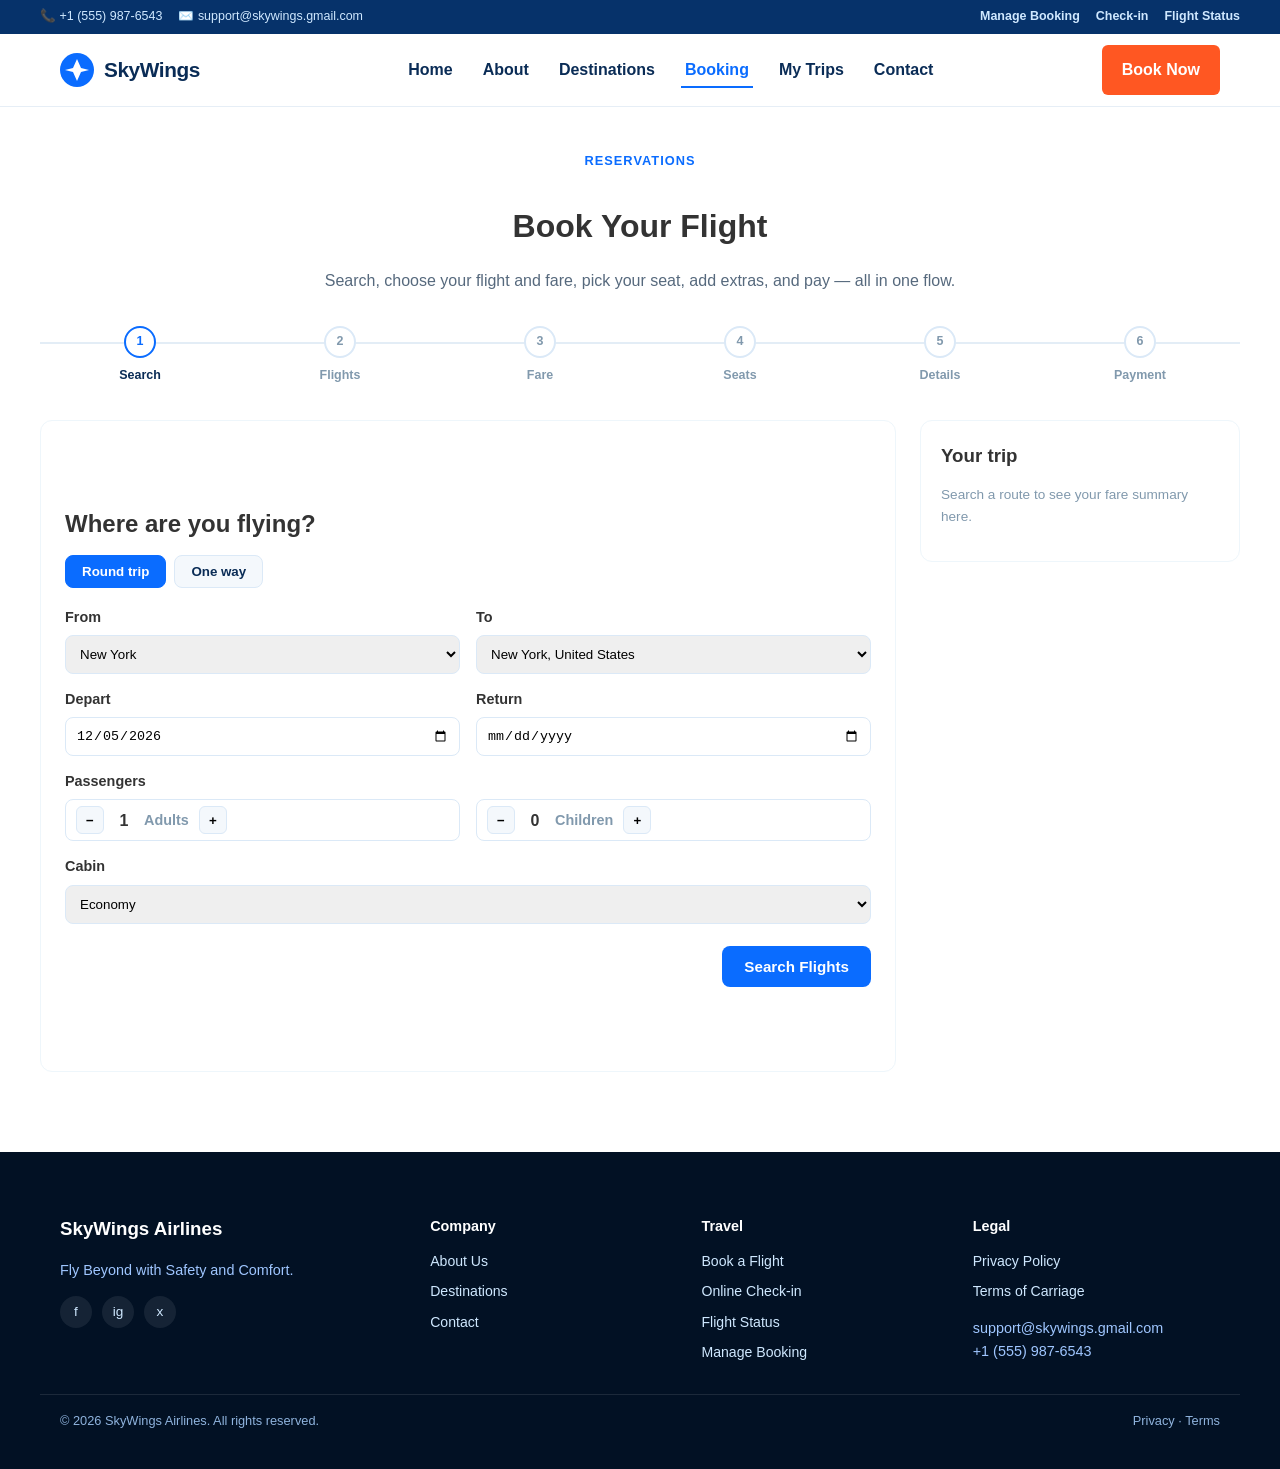
<file: booking.html>
<!DOCTYPE html>
<html lang="en">
<head>
    <meta charset="UTF-8">
    <meta name="viewport" content="width=device-width, initial-scale=1.0">
    <title>Booking — SkyWings Airlines</title>
    <link rel="stylesheet" href="css/style.css">
</head>
<body>
    <div class="topbar">
      <div class="container topbar-inner">
        <div class="topbar-contact">
          <span>&#128222; +1 (555) 987-6543</span>
          <span>&#9993;&#65039; support@skywings.gmail.com</span>
        </div>
        <div class="topbar-links">
          <a href="my-booking.html">Manage Booking</a>
          <a href="check-in.html">Check-in</a>
          <a href="flight-status.html">Flight Status</a>
        </div>
      </div>
    </div>
    <header class="site-header">
    <div class="container header-inner">
        <a class="logo" href="index.html">
            <svg class="logo-mark" width="34" height="34" viewBox="0 0 34 34" xmlns="http://www.w3.org/2000/svg" aria-hidden="true">
                <circle cx="17" cy="17" r="17" fill="#0a6cff"/>
                <path d="M17 6 L21 15 L29 17 L21 19 L17 28 L13 19 L5 17 L13 15 Z" fill="#fff"/>
            </svg>
            <span class="logo-word">SkyWings</span>
        </a>
        <nav class="navbar">
        <span class="menu-toggle" id="menu-toggle">☰</span>
        <ul class="nav-links" id="nav-links">
        <li><a href="index.html">Home</a></li>
        <li><a href="about.html">About</a></li>
        <li><a href="destinations.html">Destinations</a></li>
        <li><a href="booking.html" class="active">Booking</a></li>
        <li><a href="my-booking.html">My Trips</a></li>
        <li><a href="contact.html">Contact</a></li>
        </ul>
        </nav>
        <a class="cta" href="booking.html">Book Now</a>
    </div>
    </header>

    <main class="container" style="padding:40px 0;">
        <div class="section-head">
            <span class="eyebrow">Reservations</span>
            <h1 style="margin-bottom:6px;">Book Your Flight</h1>
            <p>Search, choose your flight and fare, pick your seat, add extras, and pay — all in one flow.</p>
        </div>

        <ol class="wizard-progress" id="wizard-progress">
            <li class="current" data-step="1">Search</li>
            <li data-step="2">Flights</li>
            <li data-step="3">Fare</li>
            <li data-step="4">Seats</li>
            <li data-step="5">Details</li>
            <li data-step="6">Payment</li>
        </ol>

        <div class="wizard-layout">
            <div class="wizard-panel">

                <!-- Step 1: Search -->
                <section class="wizard-step active" data-step="1">
                    <h2>Where are you flying?</h2>
                    <div class="trip-type">
                        <button type="button" class="active" data-trip="round">Round trip</button>
                        <button type="button" data-trip="oneway">One way</button>
                    </div>
                    <div class="form-grid">
                        <div>
                            <label for="from-city">From</label>
                            <select id="from-city"></select>
                        </div>
                        <div>
                            <label for="to-city">To</label>
                            <select id="to-city"></select>
                        </div>
                        <div>
                            <label for="depart-date">Depart</label>
                            <input type="date" id="depart-date">
                        </div>
                        <div id="return-date-wrap">
                            <label for="return-date">Return</label>
                            <input type="date" id="return-date">
                        </div>
                        <div>
                            <label>Passengers</label>
                            <div class="stepper-field">
                                <button type="button" data-adj="adults" data-dir="-1">−</button>
                                <span id="adults-count">1</span>
                                <span class="small" style="color:#8199ad;">Adults</span>
                                <button type="button" data-adj="adults" data-dir="1">+</button>
                            </div>
                        </div>
                        <div>
                            <label>&nbsp;</label>
                            <div class="stepper-field">
                                <button type="button" data-adj="children" data-dir="-1">−</button>
                                <span id="children-count">0</span>
                                <span class="small" style="color:#8199ad;">Children</span>
                                <button type="button" data-adj="children" data-dir="1">+</button>
                            </div>
                        </div>
                        <div class="full">
                            <label for="cabin-class">Cabin</label>
                            <select id="cabin-class">
                                <option value="economy">Economy</option>
                                <option value="premium">Premium Economy</option>
                                <option value="business">Business</option>
                            </select>
                        </div>
                    </div>
                    <p id="search-error" class="small" style="color:#e0473e;display:none;margin-top:10px;"></p>
                    <div class="wizard-actions">
                        <span></span>
                        <button class="btn btn-primary" id="to-step-2">Search Flights</button>
                    </div>
                </section>

                <!-- Step 2: Flight results -->
                <section class="wizard-step" data-step="2">
                    <h2>Choose your flight</h2>
                    <p class="small" style="color:#8199ad;" id="results-summary"></p>
                    <div id="flight-results"></div>
                    <div class="wizard-actions">
                        <button class="btn btn-ghost" data-back="1">Back</button>
                        <button class="btn btn-primary" id="to-step-3" disabled>Continue to Fare</button>
                    </div>
                </section>

                <!-- Step 3: Fare type -->
                <section class="wizard-step" data-step="3">
                    <h2>Choose your fare</h2>
                    <p class="small" style="color:#8199ad;">Prices shown are per passenger, applied to your selected flight.</p>
                    <div class="fare-grid" id="fare-grid"></div>
                    <div class="wizard-actions">
                        <button class="btn btn-ghost" data-back="2">Back</button>
                        <button class="btn btn-primary" id="to-step-4" disabled>Continue to Seats</button>
                    </div>
                </section>

                <!-- Step 4: Seats -->
                <section class="wizard-step" data-step="4">
                    <h2>Pick your seat<span id="seat-count-label"></span></h2>
                    <p class="small" style="color:#8199ad;">Select <strong id="seats-needed">1</strong> seat(s). Business and Premium rows cost extra.</p>
                    <div class="seat-map" id="seat-map"></div>
                    <div class="seat-legend">
                        <span><i class="legend-swatch" style="background:#eef2ff;border:1px solid #c7d8ff;"></i>Business (+$120)</span>
                        <span><i class="legend-swatch" style="background:#fff3ea;border:1px solid #ffcaa8;"></i>Premium (+$35)</span>
                        <span><i class="legend-swatch" style="background:#f4f8fc;border:1px solid #cfe0f0;"></i>Economy</span>
                        <span><i class="legend-swatch" style="background:#e3e8ee;"></i>Taken</span>
                        <span><i class="legend-swatch" style="background:#0a6cff;"></i>Selected</span>
                    </div>
                    <div class="wizard-actions">
                        <button class="btn btn-ghost" data-back="3">Back</button>
                        <button class="btn btn-primary" id="to-step-5" disabled>Continue to Details</button>
                    </div>
                </section>

                <!-- Step 5: Passenger details + extras -->
                <section class="wizard-step" data-step="5">
                    <h2>Passenger details</h2>
                    <p class="small" style="color:#8199ad;">Enter names exactly as shown on each passenger's ID or passport.</p>
                    <div class="passenger-form-list" id="passenger-form-list"></div>

                    <h3 style="margin-top:22px;">Contact details</h3>
                    <div class="form-grid">
                        <div>
                            <label for="pax-email">Email</label>
                            <input type="email" id="pax-email" placeholder="you@example.com">
                        </div>
                        <div>
                            <label for="pax-phone">Phone</label>
                            <input type="tel" id="pax-phone" placeholder="+1 555 000 0000">
                        </div>
                    </div>

                    <h3 style="margin-top:22px;">Add extras</h3>
                    <div class="extras-list">
                        <div class="extra-item">
                            <div><label><input type="checkbox" id="extra-bag"> Checked bag (23kg)</label><div class="extra-desc" id="bag-desc">Per passenger</div></div>
                            <div class="extra-price" id="bag-price">$40</div>
                        </div>
                        <div class="extra-item">
                            <div><label><input type="checkbox" id="extra-meal"> In-flight meal upgrade</label><div class="extra-desc">Per passenger</div></div>
                            <div class="extra-price">$15</div>
                        </div>
                        <div class="extra-item">
                            <div><label><input type="checkbox" id="extra-insurance"> Travel insurance</label><div class="extra-desc">Covers trip cancellation, delay & medical, per passenger</div></div>
                            <div class="extra-price">$25</div>
                        </div>
                    </div>
                    <p id="details-error" class="small" style="color:#e0473e;display:none;margin-top:10px;"></p>
                    <div class="wizard-actions">
                        <button class="btn btn-ghost" data-back="4">Back</button>
                        <button class="btn btn-primary" id="to-step-6">Continue to Payment</button>
                    </div>
                </section>

                <!-- Step 6: Payment -->
                <section class="wizard-step" data-step="6">
                    <div id="payment-content"></div>
                </section>

            </div>

            <aside class="summary-card">
                <h3>Your trip</h3>
                <div id="summary-body"><p class="summary-empty">Search a route to see your fare summary here.</p></div>
            </aside>
        </div>
    </main>

    <footer class="footer">
  <div class="container footer-grid">
    <div>
      <h3 style="color:#fff;">SkyWings Airlines</h3>
      <p class="small">Fly Beyond with Safety and Comfort.</p>
      <div class="footer-social">
        <a href="#" aria-label="Facebook">f</a>
        <a href="#" aria-label="Instagram">ig</a>
        <a href="#" aria-label="X">x</a>
      </div>
    </div>
    <div>
      <h4>Company</h4>
      <div class="footer-links">
        <a href="about.html">About Us</a>
        <a href="destinations.html">Destinations</a>
        <a href="contact.html">Contact</a>
      </div>
    </div>
    <div>
      <h4>Travel</h4>
      <div class="footer-links">
        <a href="booking.html">Book a Flight</a>
        <a href="check-in.html">Online Check-in</a>
        <a href="flight-status.html">Flight Status</a>
        <a href="my-booking.html">Manage Booking</a>
      </div>
    </div>
    <div>
      <h4>Legal</h4>
      <div class="footer-links">
        <a href="privacy.html">Privacy Policy</a>
        <a href="terms.html">Terms of Carriage</a>
      </div>
      <div class="small" style="margin-top:14px;">support@skywings.gmail.com<br>+1 (555) 987-6543</div>
    </div>
  </div>
  <div class="container footer-bottom">
    <span>&copy; 2026 SkyWings Airlines. All rights reserved.</span>
    <span><a href="privacy.html">Privacy</a> &middot; <a href="terms.html">Terms</a></span>
  </div>
</footer>

<script src="js/routes-data.js"></script>
<script src="js/main.js"></script>
<script src="js/booking.js"></script>
</body>
</html>
</file>
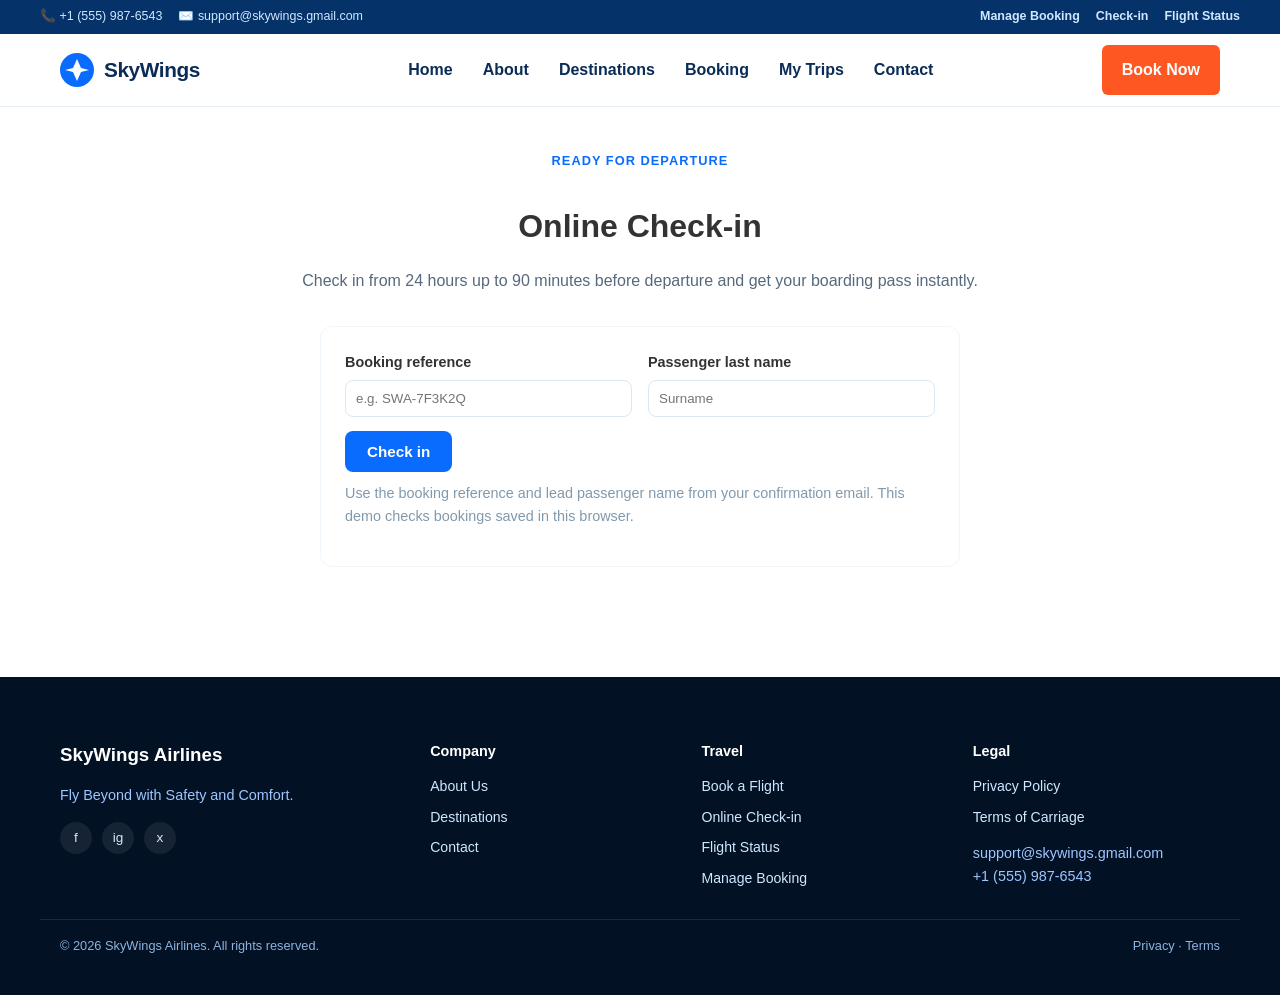
<file: check-in.html>
<!DOCTYPE html>
<html lang="en">
<head>
    <meta charset="UTF-8">
    <meta name="viewport" content="width=device-width, initial-scale=1.0">
    <title>Check-in — SkyWings Airlines</title>
    <link rel="stylesheet" href="css/style.css">
</head>
<body>
    <div class="topbar">
      <div class="container topbar-inner">
        <div class="topbar-contact">
          <span>&#128222; +1 (555) 987-6543</span>
          <span>&#9993;&#65039; support@skywings.gmail.com</span>
        </div>
        <div class="topbar-links">
          <a href="my-booking.html">Manage Booking</a>
          <a href="check-in.html">Check-in</a>
          <a href="flight-status.html">Flight Status</a>
        </div>
      </div>
    </div>
    <header class="site-header">
    <div class="container header-inner">
        <a class="logo" href="index.html">
            <svg class="logo-mark" width="34" height="34" viewBox="0 0 34 34" xmlns="http://www.w3.org/2000/svg" aria-hidden="true">
                <circle cx="17" cy="17" r="17" fill="#0a6cff"/>
                <path d="M17 6 L21 15 L29 17 L21 19 L17 28 L13 19 L5 17 L13 15 Z" fill="#fff"/>
            </svg>
            <span class="logo-word">SkyWings</span>
        </a>
        <nav class="navbar">
        <span class="menu-toggle" id="menu-toggle">☰</span>
        <ul class="nav-links" id="nav-links">
        <li><a href="index.html">Home</a></li>
        <li><a href="about.html">About</a></li>
        <li><a href="destinations.html">Destinations</a></li>
        <li><a href="booking.html">Booking</a></li>
        <li><a href="my-booking.html">My Trips</a></li>
        <li><a href="contact.html">Contact</a></li>
        </ul>
        </nav>
        <a class="cta" href="booking.html">Book Now</a>
    </div>
    </header>

    <main class="container" style="padding:40px 0;">
        <div class="section-head">
            <span class="eyebrow">Ready for departure</span>
            <h1 style="margin-bottom:6px;">Online Check-in</h1>
            <p>Check in from 24 hours up to 90 minutes before departure and get your boarding pass instantly.</p>
        </div>

        <div class="wizard-panel" style="max-width:640px;margin:0 auto 30px;">
            <form id="checkin-form" class="form-grid">
                <div>
                    <label for="ci-ref">Booking reference</label>
                    <input id="ci-ref" placeholder="e.g. SWA-7F3K2Q" required>
                </div>
                <div>
                    <label for="ci-lastname">Passenger last name</label>
                    <input id="ci-lastname" placeholder="Surname" required>
                </div>
                <div class="full">
                    <button type="submit" class="btn btn-primary">Check in</button>
                </div>
            </form>
            <p id="checkin-error" class="small" style="color:#e0473e;display:none;margin-top:10px;"></p>
            <p class="small" style="color:#8199ad;margin-top:10px;">Use the booking reference and lead passenger name from your confirmation email. This demo checks bookings saved in this browser.</p>
        </div>

        <div id="boarding-pass-result"></div>
    </main>

<footer class="footer">
  <div class="container footer-grid">
    <div>
      <h3 style="color:#fff;">SkyWings Airlines</h3>
      <p class="small">Fly Beyond with Safety and Comfort.</p>
      <div class="footer-social">
        <a href="#" aria-label="Facebook">f</a>
        <a href="#" aria-label="Instagram">ig</a>
        <a href="#" aria-label="X">x</a>
      </div>
    </div>
    <div>
      <h4>Company</h4>
      <div class="footer-links">
        <a href="about.html">About Us</a>
        <a href="destinations.html">Destinations</a>
        <a href="contact.html">Contact</a>
      </div>
    </div>
    <div>
      <h4>Travel</h4>
      <div class="footer-links">
        <a href="booking.html">Book a Flight</a>
        <a href="check-in.html">Online Check-in</a>
        <a href="flight-status.html">Flight Status</a>
        <a href="my-booking.html">Manage Booking</a>
      </div>
    </div>
    <div>
      <h4>Legal</h4>
      <div class="footer-links">
        <a href="privacy.html">Privacy Policy</a>
        <a href="terms.html">Terms of Carriage</a>
      </div>
      <div class="small" style="margin-top:14px;">support@skywings.gmail.com<br>+1 (555) 987-6543</div>
    </div>
  </div>
  <div class="container footer-bottom">
    <span>&copy; 2026 SkyWings Airlines. All rights reserved.</span>
    <span><a href="privacy.html">Privacy</a> &middot; <a href="terms.html">Terms</a></span>
  </div>
</footer>
<script src="js/routes-data.js"></script>
<script src="js/main.js"></script>
<script src="js/check-in.js"></script>
</body>
</html>
</file>
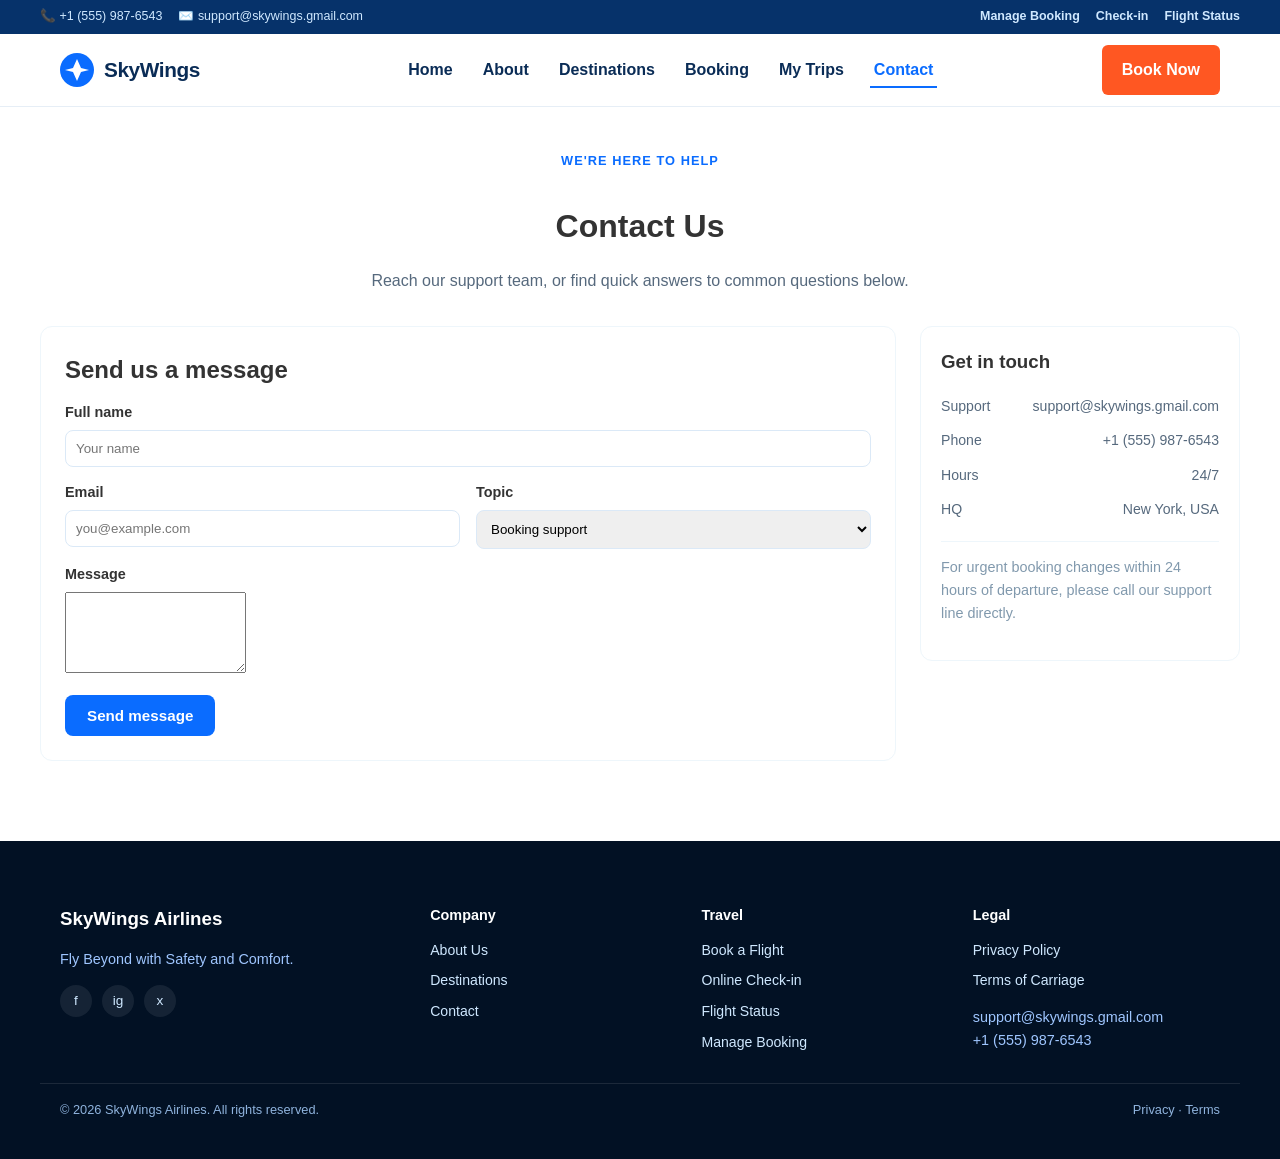
<file: contact.html>
<!DOCTYPE html>
<html>
<head>
    <meta charset="UTF-8">
    <meta name="viewport" content="width=device-width, initial-scale=1.0">
    <title>Contact — SkyWings Airlines</title>
    <link rel="stylesheet" href="css/style.css">
</head>
<body>
    <div class="topbar">
      <div class="container topbar-inner">
        <div class="topbar-contact">
          <span>&#128222; +1 (555) 987-6543</span>
          <span>&#9993;&#65039; support@skywings.gmail.com</span>
        </div>
        <div class="topbar-links">
          <a href="my-booking.html">Manage Booking</a>
          <a href="check-in.html">Check-in</a>
          <a href="flight-status.html">Flight Status</a>
        </div>
      </div>
    </div>
    <header class="site-header">
    <div class="container header-inner">
        <a class="logo" href="index.html">
            <svg class="logo-mark" width="34" height="34" viewBox="0 0 34 34" xmlns="http://www.w3.org/2000/svg" aria-hidden="true">
                <circle cx="17" cy="17" r="17" fill="#0a6cff"/>
                <path d="M17 6 L21 15 L29 17 L21 19 L17 28 L13 19 L5 17 L13 15 Z" fill="#fff"/>
            </svg>
            <span class="logo-word">SkyWings</span>
        </a>
        <nav class="navbar">
        <span class="menu-toggle" id="menu-toggle">☰</span>
        <ul class="nav-links" id="nav-links">
        <li><a href="index.html">Home</a></li>
        <li><a href="about.html">About</a></li>
        <li><a href="destinations.html">Destinations</a></li>
        <li><a href="booking.html">Booking</a></li>
        <li><a href="my-booking.html">My Trips</a></li>
        <li><a href="contact.html" class="active">Contact</a></li>
        </ul>
        </nav>
        <a class="cta" href="booking.html">Book Now</a>
    </div>
    </header>

    <main class="container" style="padding:40px 0;">
        <div class="section-head">
            <span class="eyebrow">We're here to help</span>
            <h1 style="margin-bottom:6px;">Contact Us</h1>
            <p>Reach our support team, or find quick answers to common questions below.</p>
        </div>

        <div class="wizard-layout">
            <div class="wizard-panel">
                <h2>Send us a message</h2>
                <form class="form-grid" id="contact-form" novalidate>
                    <div class="full">
                        <label for="c-name">Full name</label>
                        <input id="c-name" placeholder="Your name" required>
                    </div>
                    <div>
                        <label for="c-email">Email</label>
                        <input id="c-email" type="email" placeholder="you@example.com" required>
                    </div>
                    <div>
                        <label for="c-topic">Topic</label>
                        <select id="c-topic">
                            <option>Booking support</option>
                            <option>Baggage</option>
                            <option>Refunds & cancellations</option>
                            <option>General enquiry</option>
                        </select>
                    </div>
                    <div class="full">
                        <label for="c-message">Message</label>
                        <textarea id="c-message" rows="5" required></textarea>
                    </div>
                    <div class="full">
                        <button type="submit" class="btn btn-primary">Send message</button>
                    </div>
                </form>
                <p id="contact-status" class="small" style="display:none;color:#1a9b52;margin-top:10px;">Thanks — your message has been sent. Our team will reply within 24 hours.</p>
            </div>

            <aside class="summary-card">
                <h3>Get in touch</h3>
                <div class="summary-row"><span>Support</span><span>support@skywings.gmail.com</span></div>
                <div class="summary-row"><span>Phone</span><span>+1 (555) 987-6543</span></div>
                <div class="summary-row"><span>Hours</span><span>24/7</span></div>
                <div class="summary-row"><span>HQ</span><span>New York, USA</span></div>
                <hr style="border:none;border-top:1px solid #eef6fb;margin:14px 0;">
                <p class="small" style="color:#8199ad;">For urgent booking changes within 24 hours of departure, please call our support line directly.</p>
            </aside>
        </div>
    </main>
    <footer class="footer">
  <div class="container footer-grid">
    <div>
      <h3 style="color:#fff;">SkyWings Airlines</h3>
      <p class="small">Fly Beyond with Safety and Comfort.</p>
      <div class="footer-social">
        <a href="#" aria-label="Facebook">f</a>
        <a href="#" aria-label="Instagram">ig</a>
        <a href="#" aria-label="X">x</a>
      </div>
    </div>
    <div>
      <h4>Company</h4>
      <div class="footer-links">
        <a href="about.html">About Us</a>
        <a href="destinations.html">Destinations</a>
        <a href="contact.html">Contact</a>
      </div>
    </div>
    <div>
      <h4>Travel</h4>
      <div class="footer-links">
        <a href="booking.html">Book a Flight</a>
        <a href="check-in.html">Online Check-in</a>
        <a href="flight-status.html">Flight Status</a>
        <a href="my-booking.html">Manage Booking</a>
      </div>
    </div>
    <div>
      <h4>Legal</h4>
      <div class="footer-links">
        <a href="privacy.html">Privacy Policy</a>
        <a href="terms.html">Terms of Carriage</a>
      </div>
      <div class="small" style="margin-top:14px;">support@skywings.gmail.com<br>+1 (555) 987-6543</div>
    </div>
  </div>
  <div class="container footer-bottom">
    <span>&copy; 2026 SkyWings Airlines. All rights reserved.</span>
    <span><a href="privacy.html">Privacy</a> &middot; <a href="terms.html">Terms</a></span>
  </div>
</footer>
<script src="js/main.js"></script>
<script>
document.getElementById('contact-form').addEventListener('submit', function(e){
  e.preventDefault();
  document.getElementById('contact-status').style.display = 'block';
  this.reset();
});
</script>
</body>
</html>
</file>
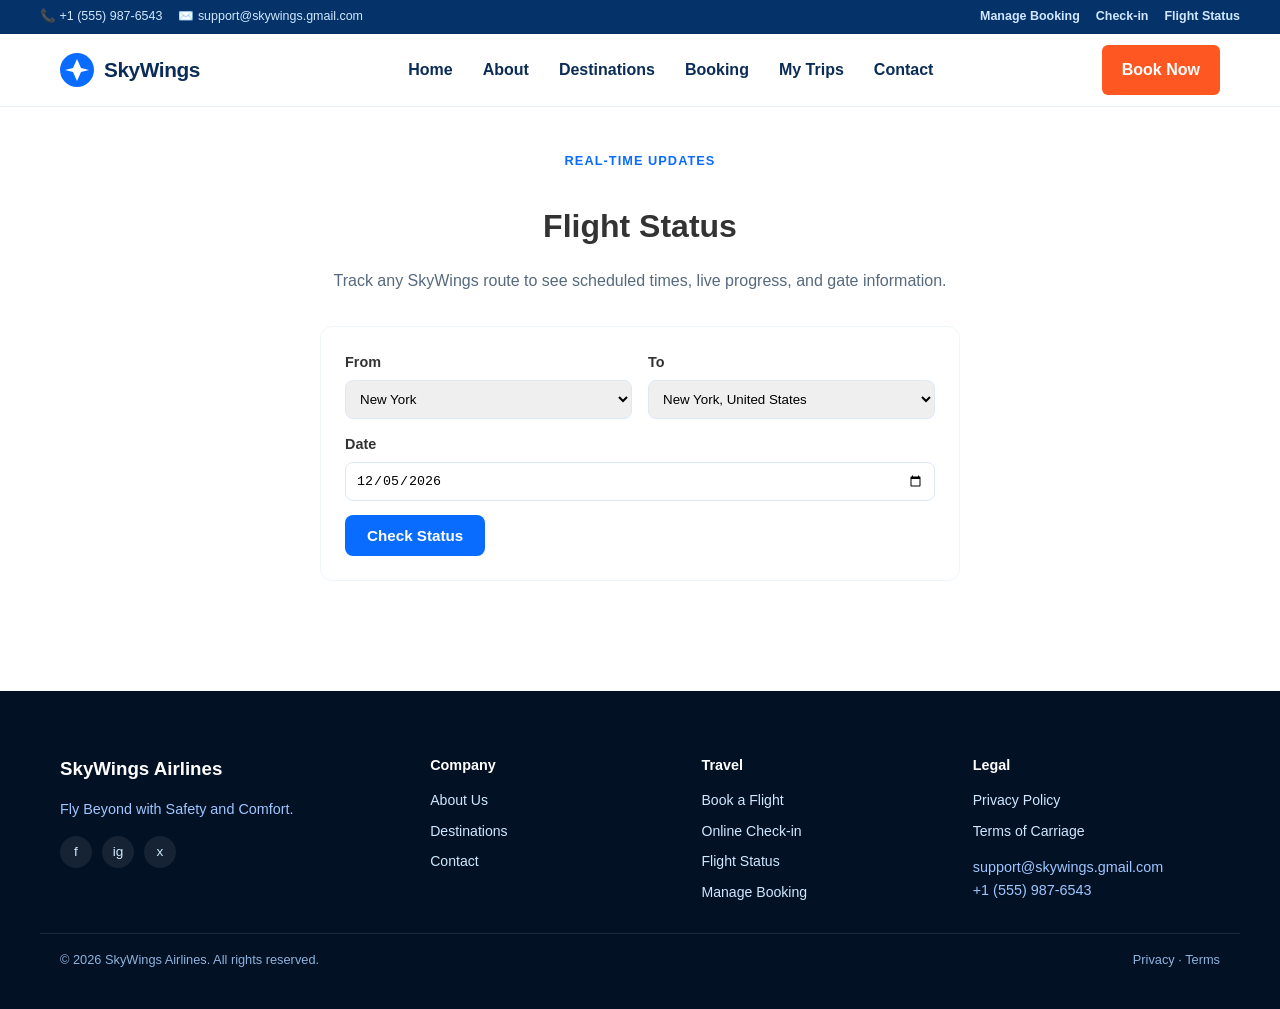
<file: flight-status.html>
<!DOCTYPE html>
<html lang="en">
<head>
    <meta charset="UTF-8">
    <meta name="viewport" content="width=device-width, initial-scale=1.0">
    <title>Flight Status — SkyWings Airlines</title>
    <link rel="stylesheet" href="css/style.css">
</head>
<body>
    <div class="topbar">
      <div class="container topbar-inner">
        <div class="topbar-contact">
          <span>&#128222; +1 (555) 987-6543</span>
          <span>&#9993;&#65039; support@skywings.gmail.com</span>
        </div>
        <div class="topbar-links">
          <a href="my-booking.html">Manage Booking</a>
          <a href="check-in.html">Check-in</a>
          <a href="flight-status.html">Flight Status</a>
        </div>
      </div>
    </div>
    <header class="site-header">
    <div class="container header-inner">
        <a class="logo" href="index.html">
            <svg class="logo-mark" width="34" height="34" viewBox="0 0 34 34" xmlns="http://www.w3.org/2000/svg" aria-hidden="true">
                <circle cx="17" cy="17" r="17" fill="#0a6cff"/>
                <path d="M17 6 L21 15 L29 17 L21 19 L17 28 L13 19 L5 17 L13 15 Z" fill="#fff"/>
            </svg>
            <span class="logo-word">SkyWings</span>
        </a>
        <nav class="navbar">
        <span class="menu-toggle" id="menu-toggle">☰</span>
        <ul class="nav-links" id="nav-links">
        <li><a href="index.html">Home</a></li>
        <li><a href="about.html">About</a></li>
        <li><a href="destinations.html">Destinations</a></li>
        <li><a href="booking.html">Booking</a></li>
        <li><a href="my-booking.html">My Trips</a></li>
        <li><a href="contact.html">Contact</a></li>
        </ul>
        </nav>
        <a class="cta" href="booking.html">Book Now</a>
    </div>
    </header>

    <main class="container" style="padding:40px 0;">
        <div class="section-head">
            <span class="eyebrow">Real-time updates</span>
            <h1 style="margin-bottom:6px;">Flight Status</h1>
            <p>Track any SkyWings route to see scheduled times, live progress, and gate information.</p>
        </div>

        <div class="wizard-panel" style="max-width:640px;margin:0 auto 30px;">
            <form id="status-form" class="form-grid">
                <div>
                    <label for="fs-from">From</label>
                    <select id="fs-from"></select>
                </div>
                <div>
                    <label for="fs-to">To</label>
                    <select id="fs-to"></select>
                </div>
                <div class="full">
                    <label for="fs-date">Date</label>
                    <input type="date" id="fs-date">
                </div>
                <div class="full">
                    <button type="submit" class="btn btn-primary">Check Status</button>
                </div>
            </form>
        </div>

        <div id="status-result"></div>
    </main>

<footer class="footer">
  <div class="container footer-grid">
    <div>
      <h3 style="color:#fff;">SkyWings Airlines</h3>
      <p class="small">Fly Beyond with Safety and Comfort.</p>
      <div class="footer-social">
        <a href="#" aria-label="Facebook">f</a>
        <a href="#" aria-label="Instagram">ig</a>
        <a href="#" aria-label="X">x</a>
      </div>
    </div>
    <div>
      <h4>Company</h4>
      <div class="footer-links">
        <a href="about.html">About Us</a>
        <a href="destinations.html">Destinations</a>
        <a href="contact.html">Contact</a>
      </div>
    </div>
    <div>
      <h4>Travel</h4>
      <div class="footer-links">
        <a href="booking.html">Book a Flight</a>
        <a href="check-in.html">Online Check-in</a>
        <a href="flight-status.html">Flight Status</a>
        <a href="my-booking.html">Manage Booking</a>
      </div>
    </div>
    <div>
      <h4>Legal</h4>
      <div class="footer-links">
        <a href="privacy.html">Privacy Policy</a>
        <a href="terms.html">Terms of Carriage</a>
      </div>
      <div class="small" style="margin-top:14px;">support@skywings.gmail.com<br>+1 (555) 987-6543</div>
    </div>
  </div>
  <div class="container footer-bottom">
    <span>&copy; 2026 SkyWings Airlines. All rights reserved.</span>
    <span><a href="privacy.html">Privacy</a> &middot; <a href="terms.html">Terms</a></span>
  </div>
</footer>
<script src="js/routes-data.js"></script>
<script src="js/main.js"></script>
<script src="js/flight-status.js"></script>
</body>
</html>
</file>
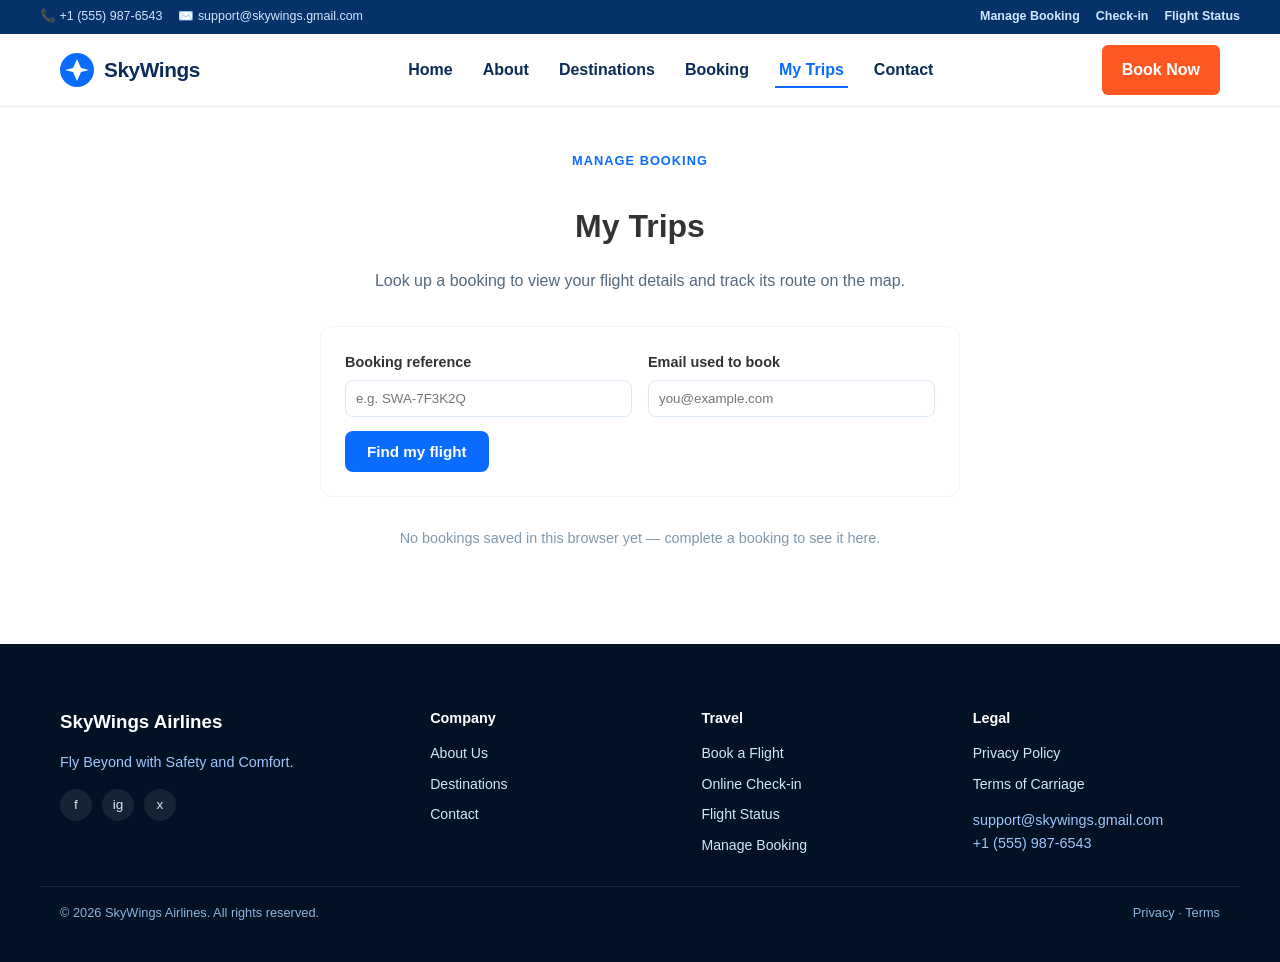
<file: my-booking.html>
<!DOCTYPE html>
<html lang="en">
<head>
    <meta charset="UTF-8">
    <meta name="viewport" content="width=device-width, initial-scale=1.0">
    <title>My Trips — SkyWings Airlines</title>
    <link rel="stylesheet" href="css/style.css">
</head>
<body>
    <div class="topbar">
      <div class="container topbar-inner">
        <div class="topbar-contact">
          <span>&#128222; +1 (555) 987-6543</span>
          <span>&#9993;&#65039; support@skywings.gmail.com</span>
        </div>
        <div class="topbar-links">
          <a href="my-booking.html">Manage Booking</a>
          <a href="check-in.html">Check-in</a>
          <a href="flight-status.html">Flight Status</a>
        </div>
      </div>
    </div>
    <header class="site-header">
    <div class="container header-inner">
        <a class="logo" href="index.html">
            <svg class="logo-mark" width="34" height="34" viewBox="0 0 34 34" xmlns="http://www.w3.org/2000/svg" aria-hidden="true">
                <circle cx="17" cy="17" r="17" fill="#0a6cff"/>
                <path d="M17 6 L21 15 L29 17 L21 19 L17 28 L13 19 L5 17 L13 15 Z" fill="#fff"/>
            </svg>
            <span class="logo-word">SkyWings</span>
        </a>
        <nav class="navbar">
        <span class="menu-toggle" id="menu-toggle">☰</span>
        <ul class="nav-links" id="nav-links">
        <li><a href="index.html">Home</a></li>
        <li><a href="about.html">About</a></li>
        <li><a href="destinations.html">Destinations</a></li>
        <li><a href="booking.html">Booking</a></li>
        <li><a href="my-booking.html" class="active">My Trips</a></li>
        <li><a href="contact.html">Contact</a></li>
        </ul>
        </nav>
        <a class="cta" href="booking.html">Book Now</a>
    </div>
    </header>

    <main class="container" style="padding:40px 0;">
        <div class="section-head">
            <span class="eyebrow">Manage Booking</span>
            <h1 style="margin-bottom:6px;">My Trips</h1>
            <p>Look up a booking to view your flight details and track its route on the map.</p>
        </div>

        <div class="wizard-panel" style="max-width:640px;margin:0 auto 30px;">
            <form id="lookup-form" class="form-grid">
                <div>
                    <label for="lookup-ref">Booking reference</label>
                    <input id="lookup-ref" placeholder="e.g. SWA-7F3K2Q" required>
                </div>
                <div>
                    <label for="lookup-email">Email used to book</label>
                    <input id="lookup-email" type="email" placeholder="you@example.com" required>
                </div>
                <div class="full">
                    <button type="submit" class="btn btn-primary">Find my flight</button>
                </div>
            </form>
            <p id="lookup-error" class="small" style="color:#e0473e;display:none;margin-top:10px;"></p>
        </div>

        <div id="trip-result"></div>

        <div id="all-trips-wrap" style="max-width:640px;margin:0 auto;">
            <p class="small" style="color:#8199ad;text-align:center;" id="saved-trips-hint"></p>
        </div>
    </main>

    <footer class="footer">
  <div class="container footer-grid">
    <div>
      <h3 style="color:#fff;">SkyWings Airlines</h3>
      <p class="small">Fly Beyond with Safety and Comfort.</p>
      <div class="footer-social">
        <a href="#" aria-label="Facebook">f</a>
        <a href="#" aria-label="Instagram">ig</a>
        <a href="#" aria-label="X">x</a>
      </div>
    </div>
    <div>
      <h4>Company</h4>
      <div class="footer-links">
        <a href="about.html">About Us</a>
        <a href="destinations.html">Destinations</a>
        <a href="contact.html">Contact</a>
      </div>
    </div>
    <div>
      <h4>Travel</h4>
      <div class="footer-links">
        <a href="booking.html">Book a Flight</a>
        <a href="check-in.html">Online Check-in</a>
        <a href="flight-status.html">Flight Status</a>
        <a href="my-booking.html">Manage Booking</a>
      </div>
    </div>
    <div>
      <h4>Legal</h4>
      <div class="footer-links">
        <a href="privacy.html">Privacy Policy</a>
        <a href="terms.html">Terms of Carriage</a>
      </div>
      <div class="small" style="margin-top:14px;">support@skywings.gmail.com<br>+1 (555) 987-6543</div>
    </div>
  </div>
  <div class="container footer-bottom">
    <span>&copy; 2026 SkyWings Airlines. All rights reserved.</span>
    <span><a href="privacy.html">Privacy</a> &middot; <a href="terms.html">Terms</a></span>
  </div>
</footer>

<script src="js/routes-data.js"></script>
<script src="js/main.js"></script>
<script src="js/my-booking.js"></script>
</body>
</html>
</file>
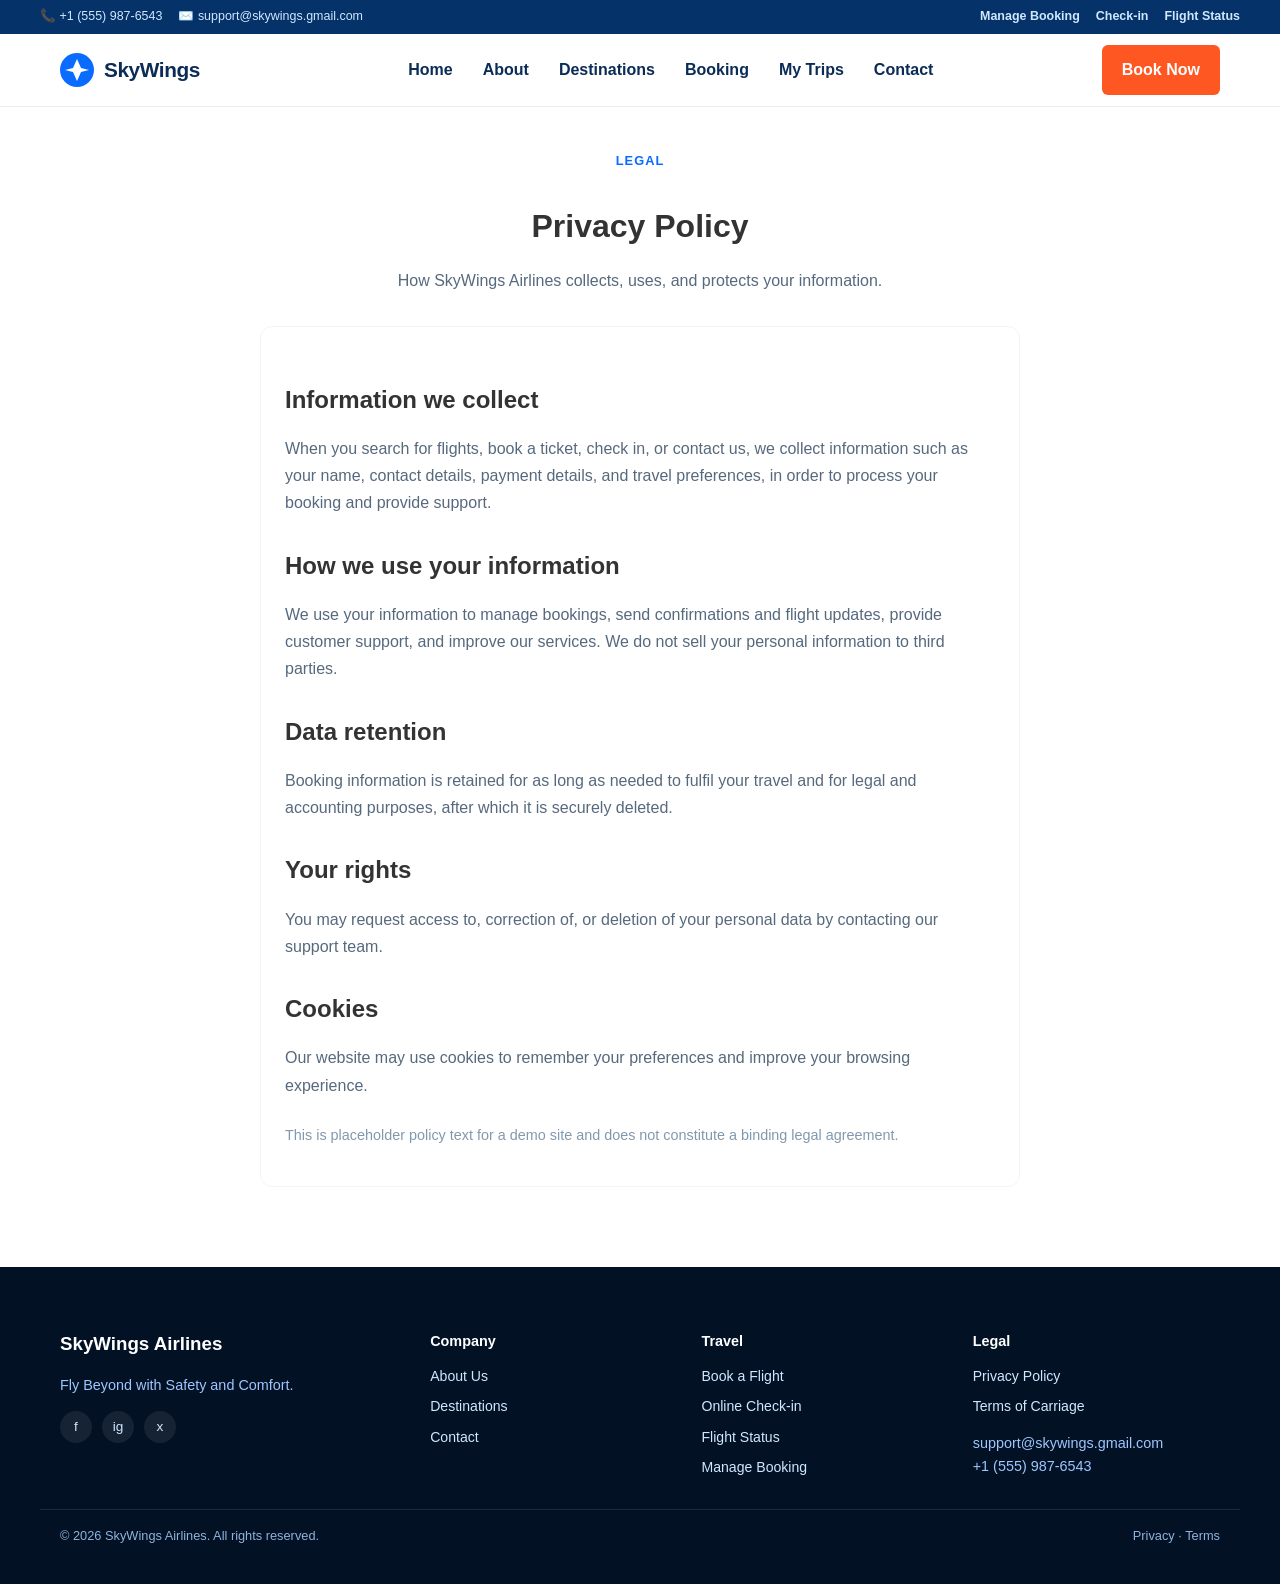
<file: privacy.html>
<!DOCTYPE html>
<html lang="en">
<head>
    <meta charset="UTF-8">
    <meta name="viewport" content="width=device-width, initial-scale=1.0">
    <title>Privacy Policy — SkyWings Airlines</title>
    <link rel="stylesheet" href="css/style.css">
</head>
<body>
    <div class="topbar">
      <div class="container topbar-inner">
        <div class="topbar-contact">
          <span>&#128222; +1 (555) 987-6543</span>
          <span>&#9993;&#65039; support@skywings.gmail.com</span>
        </div>
        <div class="topbar-links">
          <a href="my-booking.html">Manage Booking</a>
          <a href="check-in.html">Check-in</a>
          <a href="flight-status.html">Flight Status</a>
        </div>
      </div>
    </div>
    <header class="site-header">
    <div class="container header-inner">
        <a class="logo" href="index.html">
            <svg class="logo-mark" width="34" height="34" viewBox="0 0 34 34" xmlns="http://www.w3.org/2000/svg" aria-hidden="true">
                <circle cx="17" cy="17" r="17" fill="#0a6cff"/>
                <path d="M17 6 L21 15 L29 17 L21 19 L17 28 L13 19 L5 17 L13 15 Z" fill="#fff"/>
            </svg>
            <span class="logo-word">SkyWings</span>
        </a>
        <nav class="navbar">
        <span class="menu-toggle" id="menu-toggle">☰</span>
        <ul class="nav-links" id="nav-links">
        <li><a href="index.html">Home</a></li>
        <li><a href="about.html">About</a></li>
        <li><a href="destinations.html">Destinations</a></li>
        <li><a href="booking.html">Booking</a></li>
        <li><a href="my-booking.html">My Trips</a></li>
        <li><a href="contact.html">Contact</a></li>
        </ul>
        </nav>
        <a class="cta" href="booking.html">Book Now</a>
    </div>
    </header>

    <main class="container" style="padding:40px 0;">
        <div class="section-head">
            <span class="eyebrow">Legal</span>
            <h1 style="margin-bottom:6px;">Privacy Policy</h1>
            <p>How SkyWings Airlines collects, uses, and protects your information.</p>
        </div>
        <div class="wizard-panel prose">
            <h2>Information we collect</h2>
            <p>When you search for flights, book a ticket, check in, or contact us, we collect information such as your name, contact details, payment details, and travel preferences, in order to process your booking and provide support.</p>
            <h2>How we use your information</h2>
            <p>We use your information to manage bookings, send confirmations and flight updates, provide customer support, and improve our services. We do not sell your personal information to third parties.</p>
            <h2>Data retention</h2>
            <p>Booking information is retained for as long as needed to fulfil your travel and for legal and accounting purposes, after which it is securely deleted.</p>
            <h2>Your rights</h2>
            <p>You may request access to, correction of, or deletion of your personal data by contacting our support team.</p>
            <h2>Cookies</h2>
            <p>Our website may use cookies to remember your preferences and improve your browsing experience.</p>
            <p class="small" style="color:#8199ad;margin-top:24px;">This is placeholder policy text for a demo site and does not constitute a binding legal agreement.</p>
        </div>
    </main>

<footer class="footer">
  <div class="container footer-grid">
    <div>
      <h3 style="color:#fff;">SkyWings Airlines</h3>
      <p class="small">Fly Beyond with Safety and Comfort.</p>
      <div class="footer-social">
        <a href="#" aria-label="Facebook">f</a>
        <a href="#" aria-label="Instagram">ig</a>
        <a href="#" aria-label="X">x</a>
      </div>
    </div>
    <div>
      <h4>Company</h4>
      <div class="footer-links">
        <a href="about.html">About Us</a>
        <a href="destinations.html">Destinations</a>
        <a href="contact.html">Contact</a>
      </div>
    </div>
    <div>
      <h4>Travel</h4>
      <div class="footer-links">
        <a href="booking.html">Book a Flight</a>
        <a href="check-in.html">Online Check-in</a>
        <a href="flight-status.html">Flight Status</a>
        <a href="my-booking.html">Manage Booking</a>
      </div>
    </div>
    <div>
      <h4>Legal</h4>
      <div class="footer-links">
        <a href="privacy.html">Privacy Policy</a>
        <a href="terms.html">Terms of Carriage</a>
      </div>
      <div class="small" style="margin-top:14px;">support@skywings.gmail.com<br>+1 (555) 987-6543</div>
    </div>
  </div>
  <div class="container footer-bottom">
    <span>&copy; 2026 SkyWings Airlines. All rights reserved.</span>
    <span><a href="privacy.html">Privacy</a> &middot; <a href="terms.html">Terms</a></span>
  </div>
</footer>
<script src="js/main.js"></script>
</body>
</html>
</file>
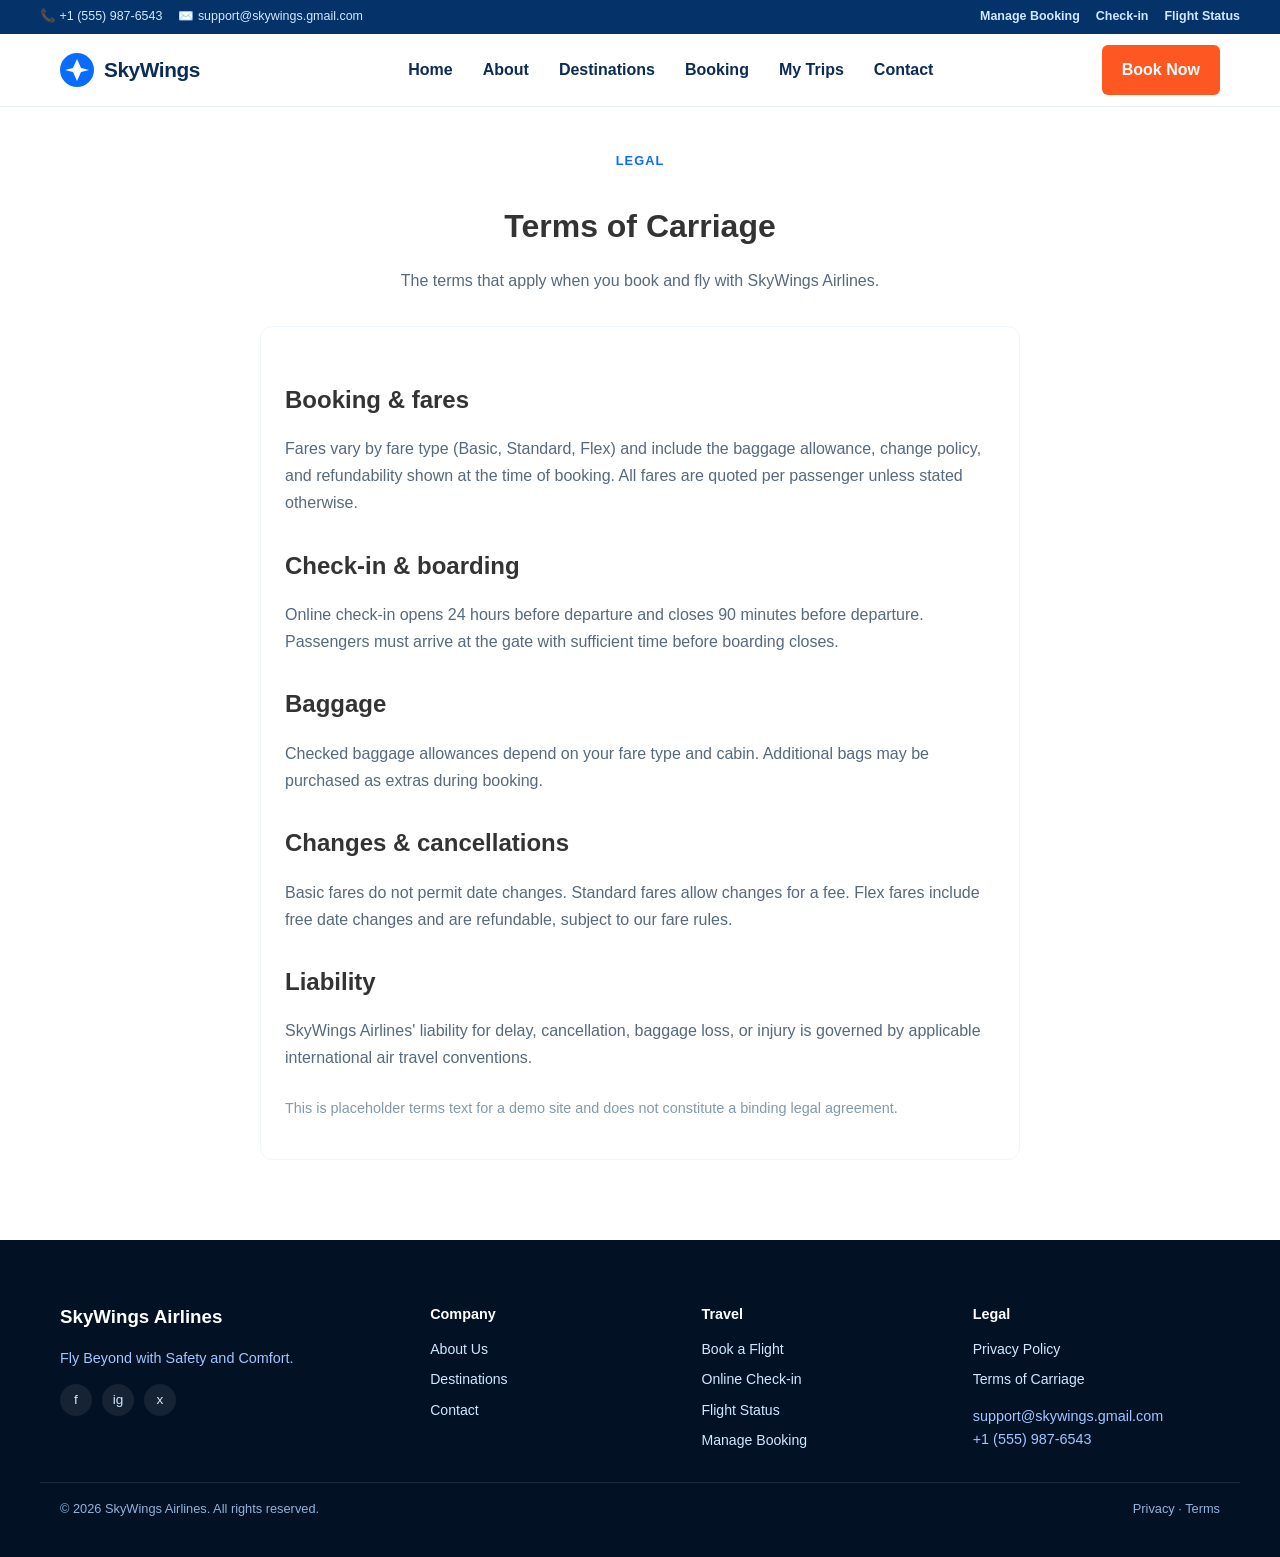
<file: terms.html>
<!DOCTYPE html>
<html lang="en">
<head>
    <meta charset="UTF-8">
    <meta name="viewport" content="width=device-width, initial-scale=1.0">
    <title>Terms of Carriage — SkyWings Airlines</title>
    <link rel="stylesheet" href="css/style.css">
</head>
<body>
    <div class="topbar">
      <div class="container topbar-inner">
        <div class="topbar-contact">
          <span>&#128222; +1 (555) 987-6543</span>
          <span>&#9993;&#65039; support@skywings.gmail.com</span>
        </div>
        <div class="topbar-links">
          <a href="my-booking.html">Manage Booking</a>
          <a href="check-in.html">Check-in</a>
          <a href="flight-status.html">Flight Status</a>
        </div>
      </div>
    </div>
    <header class="site-header">
    <div class="container header-inner">
        <a class="logo" href="index.html">
            <svg class="logo-mark" width="34" height="34" viewBox="0 0 34 34" xmlns="http://www.w3.org/2000/svg" aria-hidden="true">
                <circle cx="17" cy="17" r="17" fill="#0a6cff"/>
                <path d="M17 6 L21 15 L29 17 L21 19 L17 28 L13 19 L5 17 L13 15 Z" fill="#fff"/>
            </svg>
            <span class="logo-word">SkyWings</span>
        </a>
        <nav class="navbar">
        <span class="menu-toggle" id="menu-toggle">☰</span>
        <ul class="nav-links" id="nav-links">
        <li><a href="index.html">Home</a></li>
        <li><a href="about.html">About</a></li>
        <li><a href="destinations.html">Destinations</a></li>
        <li><a href="booking.html">Booking</a></li>
        <li><a href="my-booking.html">My Trips</a></li>
        <li><a href="contact.html">Contact</a></li>
        </ul>
        </nav>
        <a class="cta" href="booking.html">Book Now</a>
    </div>
    </header>

    <main class="container" style="padding:40px 0;">
        <div class="section-head">
            <span class="eyebrow">Legal</span>
            <h1 style="margin-bottom:6px;">Terms of Carriage</h1>
            <p>The terms that apply when you book and fly with SkyWings Airlines.</p>
        </div>
        <div class="wizard-panel prose">
            <h2>Booking &amp; fares</h2>
            <p>Fares vary by fare type (Basic, Standard, Flex) and include the baggage allowance, change policy, and refundability shown at the time of booking. All fares are quoted per passenger unless stated otherwise.</p>
            <h2>Check-in &amp; boarding</h2>
            <p>Online check-in opens 24 hours before departure and closes 90 minutes before departure. Passengers must arrive at the gate with sufficient time before boarding closes.</p>
            <h2>Baggage</h2>
            <p>Checked baggage allowances depend on your fare type and cabin. Additional bags may be purchased as extras during booking.</p>
            <h2>Changes &amp; cancellations</h2>
            <p>Basic fares do not permit date changes. Standard fares allow changes for a fee. Flex fares include free date changes and are refundable, subject to our fare rules.</p>
            <h2>Liability</h2>
            <p>SkyWings Airlines' liability for delay, cancellation, baggage loss, or injury is governed by applicable international air travel conventions.</p>
            <p class="small" style="color:#8199ad;margin-top:24px;">This is placeholder terms text for a demo site and does not constitute a binding legal agreement.</p>
        </div>
    </main>

<footer class="footer">
  <div class="container footer-grid">
    <div>
      <h3 style="color:#fff;">SkyWings Airlines</h3>
      <p class="small">Fly Beyond with Safety and Comfort.</p>
      <div class="footer-social">
        <a href="#" aria-label="Facebook">f</a>
        <a href="#" aria-label="Instagram">ig</a>
        <a href="#" aria-label="X">x</a>
      </div>
    </div>
    <div>
      <h4>Company</h4>
      <div class="footer-links">
        <a href="about.html">About Us</a>
        <a href="destinations.html">Destinations</a>
        <a href="contact.html">Contact</a>
      </div>
    </div>
    <div>
      <h4>Travel</h4>
      <div class="footer-links">
        <a href="booking.html">Book a Flight</a>
        <a href="check-in.html">Online Check-in</a>
        <a href="flight-status.html">Flight Status</a>
        <a href="my-booking.html">Manage Booking</a>
      </div>
    </div>
    <div>
      <h4>Legal</h4>
      <div class="footer-links">
        <a href="privacy.html">Privacy Policy</a>
        <a href="terms.html">Terms of Carriage</a>
      </div>
      <div class="small" style="margin-top:14px;">support@skywings.gmail.com<br>+1 (555) 987-6543</div>
    </div>
  </div>
  <div class="container footer-bottom">
    <span>&copy; 2026 SkyWings Airlines. All rights reserved.</span>
    <span><a href="privacy.html">Privacy</a> &middot; <a href="terms.html">Terms</a></span>
  </div>
</footer>
<script src="js/main.js"></script>
</body>
</html>
</file>
<file: css/style.css>
*, *::before, *::after {
  box-sizing: border-box;
}

html {
  overflow-x: hidden;
}

img {
  max-width: 100%;
  height: auto;
}

body {
  font-family: 'Open Sans', sans-serif;
  color: #333;
  line-height: 1.6;
  margin: 0;
  padding: 0;
  overflow-x: hidden;
}

h1, h2, h3, h4 {
  font-family: 'Poppins', sans-serif;
  font-weight: 600;
  margin-bottom: 12px;
}

.navbar {
  display: flex;
  justify-content: space-between;
  align-items: center;
  padding: 15px 20px;
  position: sticky;
  top: 0;
  z-index: 1000;
}

.menu-toggle {
  font-size: 1.8rem;
  cursor: pointer;
  display: none;
  color: white;
}

.nav-links {
  list-style: none;
  display: flex;
  gap: 20px;
  margin: 0;
}

.nav-links li a {
  color: lightblue;
  text-decoration: none;
  transition: color 0.3s;
}

.nav-links li a:hover {
  color: #ff6b35;
}

@media (max-width: 768px) {
  .menu-toggle {
    display: block;
  }

  .nav-links {
    position: absolute;
    top: 60px;
    right: 0;
    background: #1a1a1a;
    flex-direction: column;
    width: 200px;
    padding: 15px 0;
    display: none;
  }

  .nav-links.active {
    display: flex;
  }

  .nav-links li {
    padding: 10px 0;
  }
}


section {
  margin: 60px 0;
}

.container{max-width:1200px;margin:0 auto;padding:0 20px;}

.site-header{background:#fff;border-bottom:1px solid #e6eef6;position:sticky;top:0;z-index:50;}
.header-inner{display:flex;align-items:center;justify-content:space-between;height:72px;}
.logo{font-weight:800;color:#0a2c56;font-size:1.4rem;}
.nav{display:flex;gap:18px;align-items:center;}
.nav a{text-decoration:none;color:#0a2c56;font-weight:600;padding:8px 10px;border-radius:6px;}
.nav a:hover,.nav a.active{background:#e7f3ff;color:#08305f;}
.cta{background:#0a6cff;color:white;padding:10px 16px;border-radius:8px;text-decoration:none;font-weight:700;}

.hero{display:grid;grid-template-columns:1fr 480px;gap:30px;align-items:center;padding:60px 0;}
.hero-left h1{font-size:2.4rem;color:#05213a;margin-bottom:12px;}
.hero-left p{margin-bottom:18px;color:#3a566f;}
.hero-cta{display:flex;gap:12px;}
.hero-cta a{padding:12px 18px;border-radius:8px;text-decoration:none;font-weight:700;}
.primary, .secondary, .cta {
  padding: 12px 20px;
  border-radius: 6px;
  text-decoration: none;
  font-weight: 600;
  transition: background 0.3s, box-shadow 0.3s, color 0.3s;
}

.primary {
  background: #0077ff;
  color: #fff;
}
.primary:hover {
  background: #005fd1;
  box-shadow: 0 4px 12px rgba(0, 119, 255, 0.3);
}

.secondary {
  background: #fff;
  border: 2px solid #0077ff;
  color: #0077ff;
}
.secondary:hover {
  background: #0077ff;
  color: #fff;
}

.cta {
  background: #ff5722;
  color: #fff;
}
.cta:hover {
  background: #e64a19;
  box-shadow: 0 4px 12px rgba(255, 87, 34, 0.3);
}


.hero-right img{width:100%;border-radius:12px;box-shadow:0 12px 28px rgba(0,0,0,0.1);}

.features{display:grid;grid-template-columns:repeat(3,1fr);gap:20px;margin:40px 0;}
.feature{background:#fff;border:1px solid #eef6fb;border-radius:10px;padding:20px;box-shadow:0 4px 14px rgba(10,44,86,0.05);}
.feature h3{margin-bottom:8px;color:#06326a;}
.feature p{color:#56697d;font-size:0.95rem;}

.card-grid{display:grid;grid-template-columns:repeat(3,1fr);gap:20px;margin:40px 0;}
.card{background:#fff;border:1px solid #eef6fb;border-radius:10px;overflow:hidden;}
.card img{width:100%;height:160px;object-fit:cover;}
.card .card-body{padding:14px;}

.form{background:#fff;border:1px solid #eef6fb;padding:20px;border-radius:10px;}
.form label{display:block;font-weight:600;margin-bottom:6px;}
.form input,.form select,.form textarea{width:100%;padding:10px;border:1px solid #dbe9f7;border-radius:8px;margin-bottom:12px;}

.about p {
  max-width:1200px;
  margin:0 auto;
  padding:0 20px;
  color: #0a6cff;
}

.mission p {
  max-width:1200px;
  margin:0 auto;
  padding:0 20px;
  color: #0a6cff;
}

.features ul {
  list-style: none;
  padding: 0;
}

.features li {
  margin-bottom: 15px;
  padding-left: 20px;
  position: relative;
}

.team-container {
  display: flex;
  justify-content: space-between;
  gap: 20px;
}

.team-member {
  text-align: center;
  flex: 1;
}

.team-member img {
  width: 100%;
  max-width: 200px;
  border-radius: 50%;
  margin-bottom: 10px;
}

.history p {
  max-width:1200px;
  margin:0 auto;
  padding:0 20px;
  color: #0a6cff;
}
.fade-in {
  opacity: 0;
  transform: translateY(20px);
  transition: opacity 0.8s ease-out, transform 0.8s ease-out;
}

.fade-in.show {
  opacity: 1;
  transform: translateY(0);
}

.slider {
  display: flex;
  overflow-x: auto;
  scroll-snap-type: x mandatory;
  gap: 20px;
  padding: 10px;
  scrollbar-width: none;
}
.slider::-webkit-scrollbar {
  display: none;
}

.card {
  flex: 0 0 300px;
  scroll-snap-align: start;
  background: #fff;
  border-radius: 12px;
  box-shadow: 0 2px 6px rgba(0,0,0,0.1);
  transition: transform 0.3s;
}
.card:hover {
  transform: scale(1.03);
}


.footer{background:#021124;color:#cfe8ff;padding:32px 0;margin-top:40px;}
.footer-grid{display:grid;grid-template-columns:1fr 200px 200px;gap:24px;}
.footer a{color:#cfe8ff;text-decoration:none;}
.small{font-size:0.9rem;color:#9fc6ff;}

@media(max-width:980px){
  .hero{grid-template-columns:1fr;text-align:center;}
  .hero-right{order:-1;}
  .features{grid-template-columns:repeat(2,1fr);}
  .card-grid{grid-template-columns:repeat(2,1fr);}
  .footer-grid{grid-template-columns:1fr 1fr;}
}
@media(max-width:600px){
  .features,.card-grid{grid-template-columns:1fr;}
  .nav{display:none;}
  .hero-left h1{font-size:1.8rem;}
}
@media(max-width: 900px) {
  .enrollment-section {
    flex-direction: column;
  }
}
/* ===== Header / logo fixes ===== */
.logo{display:flex;align-items:center;gap:10px;text-decoration:none;}
.logo-mark{flex-shrink:0;}
.logo-word{font-family:'Poppins',sans-serif;font-weight:800;color:#0a2c56;font-size:1.3rem;letter-spacing:-0.02em;}

.site-header .navbar{display:flex;align-items:center;padding:0;position:static;}
.site-header .nav-links{display:flex;gap:22px;}
.site-header .nav-links li a{color:#0a2c56;font-weight:600;padding:8px 4px;border-bottom:2px solid transparent;transition:color .2s,border-color .2s;}
.site-header .nav-links li a:hover,.site-header .nav-links li a.active{color:#0a6cff;border-bottom-color:#0a6cff;}
.site-header .menu-toggle{color:#0a2c56;}
.header-inner{gap:20px;}

@media(max-width:768px){
  .site-header .nav-links{position:absolute;top:72px;right:20px;background:#fff;box-shadow:0 12px 28px rgba(10,44,86,0.15);border-radius:10px;flex-direction:column;width:200px;padding:10px 0;}
  .site-header .nav-links.active{display:flex;}
  .site-header .nav-links li{padding:6px 20px;}
}

/* ===== Section headers / eyebrow ===== */
.section-head{max-width:700px;margin:0 auto 32px;text-align:center;}
.section-head .eyebrow{display:inline-block;color:#0a6cff;font-weight:700;font-size:.8rem;letter-spacing:.08em;text-transform:uppercase;margin-bottom:8px;}
.section-head p{color:#56697d;}

/* ===== Destinations directory ===== */
.directory-toolbar{display:flex;flex-wrap:wrap;gap:14px;align-items:center;justify-content:space-between;background:#fff;border:1px solid #eef6fb;border-radius:12px;padding:16px 18px;margin-bottom:26px;}
.directory-search{flex:1;min-width:220px;position:relative;}
.directory-search input{width:100%;padding:10px 14px;border:1px solid #dbe9f7;border-radius:8px;font-size:.95rem;}
.region-filters{display:flex;flex-wrap:wrap;gap:8px;}
.region-filters button{border:1px solid #dbe9f7;background:#fff;color:#0a2c56;padding:8px 14px;border-radius:999px;font-weight:600;font-size:.85rem;cursor:pointer;transition:background .2s,color .2s,border-color .2s;}
.region-filters button:hover{border-color:#0a6cff;}
.region-filters button.active{background:#0a6cff;border-color:#0a6cff;color:#fff;}

.route-grid{display:grid;grid-template-columns:repeat(3,1fr);gap:20px;}
.route-card{background:#fff;border:1px solid #eef6fb;border-radius:12px;overflow:hidden;transition:transform .25s,box-shadow .25s;}
.route-card:hover{transform:translateY(-4px);box-shadow:0 14px 30px rgba(10,44,86,0.12);}
.route-card img{width:100%;height:160px;object-fit:cover;}
.route-card .route-body{padding:16px;}
.route-card .route-top{display:flex;justify-content:space-between;align-items:flex-start;margin-bottom:6px;}
.route-card h4{margin:0;font-size:1.05rem;}
.route-region{font-size:.7rem;text-transform:uppercase;letter-spacing:.06em;font-weight:700;color:#0a6cff;background:#e7f3ff;padding:3px 8px;border-radius:6px;}
.route-meta{display:flex;flex-wrap:wrap;gap:6px;margin:10px 0;font-size:.78rem;color:#56697d;}
.route-meta span{background:#f4f8fc;padding:4px 8px;border-radius:6px;}
.route-price{display:flex;justify-content:space-between;align-items:center;margin-top:12px;padding-top:12px;border-top:1px dashed #e3edf6;}
.route-price .from{font-size:.75rem;color:#56697d;}
.route-price strong{font-size:1.15rem;color:#0a2c56;}
.route-price a{font-size:.85rem;font-weight:700;color:#0a6cff;text-decoration:none;}
.no-results{grid-column:1/-1;text-align:center;color:#56697d;padding:40px 0;}

/* ===== Booking wizard ===== */
.wizard-progress{display:flex;justify-content:space-between;margin:0 0 34px;list-style:none;padding:0;counter-reset:step;position:relative;}
.wizard-progress::before{content:'';position:absolute;top:16px;left:0;right:0;height:2px;background:#e3edf6;z-index:0;}
.wizard-progress li{flex:1;text-align:center;position:relative;z-index:1;font-size:.78rem;color:#8199ad;font-weight:600;}
.wizard-progress li::before{counter-increment:step;content:counter(step);display:flex;align-items:center;justify-content:center;width:32px;height:32px;border-radius:50%;background:#fff;border:2px solid #dbe9f7;color:#8199ad;margin:0 auto 8px;font-family:'Poppins',sans-serif;}
.wizard-progress li.done::before{background:#0a6cff;border-color:#0a6cff;color:#fff;content:'✓';}
.wizard-progress li.current{color:#0a2c56;}
.wizard-progress li.current::before{border-color:#0a6cff;color:#0a6cff;}

.wizard-layout{display:grid;grid-template-columns:1fr 320px;gap:24px;align-items:start;}
.wizard-panel{background:#fff;border:1px solid #eef6fb;border-radius:12px;padding:24px;}
.wizard-panel h2{margin-top:0;}
.wizard-step{display:none;}
.wizard-step.active{display:block;}

.trip-type{display:flex;gap:8px;margin-bottom:18px;}
.trip-type button{border:1px solid #dbe9f7;background:#f4f8fc;color:#0a2c56;padding:8px 16px;border-radius:8px;font-weight:600;cursor:pointer;}
.trip-type button.active{background:#0a6cff;border-color:#0a6cff;color:#fff;}
.form-grid{display:grid;grid-template-columns:1fr 1fr;gap:14px 16px;}
.form-grid .full{grid-column:1/-1;}
.form-grid label{display:block;font-weight:600;margin-bottom:6px;font-size:.9rem;}
.form-grid input,.form-grid select{width:100%;padding:10px;border:1px solid #dbe9f7;border-radius:8px;}
.stepper-field{display:flex;align-items:center;gap:10px;border:1px solid #dbe9f7;border-radius:8px;padding:6px 10px;}
.stepper-field button{width:28px;height:28px;border-radius:6px;border:1px solid #dbe9f7;background:#f4f8fc;font-weight:700;cursor:pointer;}
.stepper-field span{min-width:20px;text-align:center;font-weight:700;}
.wizard-actions{display:flex;justify-content:space-between;margin-top:22px;}
.btn{border:none;padding:12px 22px;border-radius:8px;font-weight:700;cursor:pointer;font-size:.95rem;}
.btn-primary{background:#0a6cff;color:#fff;}
.btn-primary:hover{background:#0858d6;}
.btn-ghost{background:#f4f8fc;color:#0a2c56;}
.btn-ghost:hover{background:#e7f3ff;}
.btn:disabled{opacity:.5;cursor:not-allowed;}

.flight-card{border:1px solid #eef6fb;border-radius:10px;padding:16px;display:flex;align-items:center;justify-content:space-between;gap:16px;margin-bottom:12px;cursor:pointer;transition:border-color .2s,box-shadow .2s;}
.flight-card:hover{border-color:#0a6cff;}
.flight-card.selected{border-color:#0a6cff;box-shadow:0 0 0 3px #e7f3ff;}
.flight-route{display:flex;align-items:center;gap:14px;}
.flight-time{text-align:center;}
.flight-time strong{display:block;font-size:1.2rem;color:#0a2c56;}
.flight-time span{font-size:.75rem;color:#8199ad;}
.flight-line{width:80px;text-align:center;position:relative;color:#8199ad;font-size:.7rem;}
.flight-line hr{border:none;border-top:2px dotted #c8dcee;margin:4px 0;}
.flight-info{font-size:.8rem;color:#56697d;}
.flight-price{text-align:right;}
.flight-price strong{font-size:1.25rem;color:#0a6cff;display:block;}
.flight-price span{font-size:.75rem;color:#8199ad;}

.class-tabs{display:flex;gap:8px;margin-bottom:16px;}
.class-tabs button{flex:1;border:1px solid #dbe9f7;background:#fff;padding:8px;border-radius:8px;font-weight:600;cursor:pointer;font-size:.85rem;}
.class-tabs button.active{background:#0a6cff;color:#fff;border-color:#0a6cff;}

.seat-map{display:grid;grid-template-columns:repeat(6,36px);gap:8px;justify-content:center;margin:20px 0;}
.seat-map .aisle{width:16px;}
.seat{width:36px;height:36px;border-radius:6px 6px 10px 10px;border:1px solid #cfe0f0;background:#f4f8fc;display:flex;align-items:center;justify-content:center;font-size:.65rem;color:#56697d;cursor:pointer;}
.seat.taken{background:#e3e8ee;color:#b7bfc9;cursor:not-allowed;border-color:#e3e8ee;}
.seat.premium{border-color:#ffcaa8;background:#fff3ea;}
.seat.business{border-color:#c7d8ff;background:#eef2ff;}
.seat.selected{background:#0a6cff;border-color:#0a6cff;color:#fff;}
.seat-legend{display:flex;gap:16px;justify-content:center;flex-wrap:wrap;font-size:.78rem;color:#56697d;margin-top:10px;}
.seat-legend span{display:inline-flex;align-items:center;gap:6px;}
.legend-swatch{width:14px;height:14px;border-radius:4px;display:inline-block;}

.extras-list{display:flex;flex-direction:column;gap:10px;}
.extra-item{display:flex;align-items:center;justify-content:space-between;border:1px solid #eef6fb;border-radius:10px;padding:12px 14px;}
.extra-item label{font-weight:600;}
.extra-item .extra-desc{font-size:.8rem;color:#8199ad;font-weight:400;}
.extra-item .extra-price{color:#0a6cff;font-weight:700;}

.summary-card{background:#fff;border:1px solid #eef6fb;border-radius:12px;padding:20px;position:sticky;top:90px;}
.summary-card h3{margin-top:0;}
.summary-row{display:flex;justify-content:space-between;font-size:.88rem;padding:6px 0;color:#56697d;}
.summary-row.total{border-top:1px solid #eef6fb;margin-top:8px;padding-top:12px;font-weight:700;color:#0a2c56;font-size:1.05rem;}
.summary-empty{color:#8199ad;font-size:.85rem;}

.confirmation{text-align:center;padding:20px 0;}
.confirmation .check{width:64px;height:64px;border-radius:50%;background:#e7f8ee;color:#1a9b52;display:flex;align-items:center;justify-content:center;font-size:2rem;margin:0 auto 16px;}
.confirmation .booking-ref{display:inline-block;background:#f4f8fc;border:1px dashed #c8dcee;padding:10px 20px;border-radius:8px;font-family:'Poppins',sans-serif;font-weight:700;letter-spacing:.05em;color:#0a6cff;margin:12px 0;}

@media(max-width:900px){
  .wizard-layout{grid-template-columns:1fr;}
  .route-grid{grid-template-columns:repeat(2,1fr);}
  .form-grid{grid-template-columns:1fr;}
  .flight-card{flex-wrap:wrap;}
  .summary-card{position:static;}
}
@media(max-width:600px){
  .route-grid{grid-template-columns:1fr;}
  .wizard-progress li{font-size:0;}
  .wizard-progress li::before{margin:0 auto;}
}

/* ===== My Trips: route map ===== */
#route-map{margin:18px 0;}
.route-map-svg{width:100%;height:auto;display:block;}
.map-bg{fill:#f4f8fc;}
.graticule{stroke:#dde9f4;stroke-width:1;}
.map-route{fill:none;stroke:#0a6cff;stroke-width:2;stroke-dasharray:6 6;}
.map-pin{fill:#0a6cff;stroke:#fff;stroke-width:2;}
.map-pin.dest{fill:#ff5722;}
.map-label{font-family:'Poppins',sans-serif;font-size:12px;font-weight:600;fill:#0a2c56;text-anchor:middle;}
.map-plane{fill:#ff5722;}

/* ===== Home page: expanded sections ===== */
.stats-bar{display:grid;grid-template-columns:repeat(4,1fr);gap:20px;background:#06326a;border-radius:14px;padding:30px 20px;margin:40px 0;}
.stat{text-align:center;color:#fff;}
.stat strong{display:block;font-family:'Poppins',sans-serif;font-size:2rem;color:#fff;}
.stat span{font-size:.85rem;color:#bcd6f5;}

.why-grid{display:grid;grid-template-columns:repeat(4,1fr);gap:18px;}
.why-card{background:#fff;border:1px solid #eef6fb;border-radius:12px;padding:20px;text-align:center;}
.why-card .why-icon{width:48px;height:48px;border-radius:50%;background:#e7f3ff;display:flex;align-items:center;justify-content:center;margin:0 auto 12px;font-size:1.4rem;}
.why-card h4{margin:0 0 6px;font-size:1rem;}
.why-card p{font-size:.85rem;color:#56697d;margin:0;}

.testimonial-grid{display:grid;grid-template-columns:repeat(3,1fr);gap:20px;}
.testimonial{background:#fff;border:1px solid #eef6fb;border-radius:12px;padding:22px;}
.testimonial p{color:#3a566f;font-style:italic;margin:0 0 16px;}
.testimonial-who{display:flex;align-items:center;gap:10px;}
.testimonial-who img{width:40px;height:40px;border-radius:50%;object-fit:cover;}
.testimonial-who strong{display:block;font-size:.9rem;color:#0a2c56;}
.testimonial-who span{font-size:.78rem;color:#8199ad;}
.stars{color:#ff9a3d;letter-spacing:2px;margin-bottom:8px;}

.cta-banner{background:linear-gradient(120deg,#0a6cff,#06326a);border-radius:16px;padding:44px 36px;color:#fff;display:flex;justify-content:space-between;align-items:center;gap:20px;flex-wrap:wrap;}
.cta-banner h2{color:#fff;margin:0 0 6px;}
.cta-banner p{color:#cfe8ff;margin:0;max-width:420px;}
.cta-banner form{display:flex;gap:10px;flex-wrap:wrap;}
.cta-banner input{padding:12px 14px;border-radius:8px;border:none;min-width:220px;}

@media(max-width:900px){
  .stats-bar{grid-template-columns:repeat(2,1fr);}
  .why-grid{grid-template-columns:repeat(2,1fr);}
  .testimonial-grid{grid-template-columns:1fr;}
}
@media(max-width:600px){
  .stats-bar{grid-template-columns:1fr 1fr;}
  .why-grid{grid-template-columns:1fr;}
}

/* ===== About page: unified with site design system ===== */
.about-hero{display:grid;grid-template-columns:1.1fr 0.9fr;gap:30px;align-items:center;padding:20px 0 40px;}
.about-hero img{width:100%;border-radius:14px;box-shadow:0 12px 28px rgba(0,0,0,0.1);}
.mission-card{background:#06326a;color:#fff;border-radius:14px;padding:34px;text-align:center;margin:20px 0 44px;}
.mission-card h2{color:#fff;}
.mission-card p{color:#cfe8ff;max-width:700px;margin:0 auto;font-size:1.05rem;}

.timeline{border-left:3px solid #e3edf6;margin-left:10px;padding-left:26px;display:flex;flex-direction:column;gap:26px;}
.timeline-item{position:relative;}
.timeline-item::before{content:'';position:absolute;left:-33px;top:4px;width:14px;height:14px;border-radius:50%;background:#0a6cff;border:3px solid #fff;box-shadow:0 0 0 2px #e3edf6;}
.timeline-item h4{margin:0 0 4px;color:#0a2c56;}
.timeline-item p{margin:0;color:#56697d;font-size:.92rem;}

.team-grid{display:grid;grid-template-columns:repeat(3,1fr);gap:20px;}
.team-card{background:#fff;border:1px solid #eef6fb;border-radius:12px;padding:24px;text-align:center;}
.team-card img{width:96px;height:96px;border-radius:50%;object-fit:cover;margin:0 auto 14px;}
.team-card h4{margin:0 0 4px;}
.team-card span{font-size:.85rem;color:#8199ad;}

@media(max-width:900px){
  .about-hero{grid-template-columns:1fr;}
  .team-grid{grid-template-columns:1fr;}
}

/* ===== Booking: fare tiers ===== */
.fare-grid{display:grid;grid-template-columns:repeat(3,1fr);gap:16px;margin:18px 0;}
.fare-card{border:2px solid #eef6fb;border-radius:12px;padding:20px;cursor:pointer;transition:border-color .2s,box-shadow .2s;position:relative;}
.fare-card:hover{border-color:#c8dcee;}
.fare-card.selected{border-color:#0a6cff;box-shadow:0 0 0 3px #e7f3ff;}
.fare-card .fare-badge{position:absolute;top:-11px;left:16px;background:#ff5722;color:#fff;font-size:.68rem;font-weight:700;padding:3px 10px;border-radius:999px;letter-spacing:.03em;}
.fare-card h4{margin:6px 0 2px;}
.fare-card .fare-price{font-family:'Poppins',sans-serif;font-weight:800;font-size:1.4rem;color:#0a2c56;margin:6px 0 12px;}
.fare-card .fare-price span{font-size:.75rem;color:#8199ad;font-weight:400;}
.fare-card ul{list-style:none;padding:0;margin:0;display:flex;flex-direction:column;gap:8px;font-size:.85rem;color:#3a566f;}
.fare-card li::before{content:'✓ ';color:#1a9b52;font-weight:700;}
.fare-card li.no::before{content:'✕ ';color:#c94848;}
.fare-card li.no{color:#a3aebb;}

/* ===== Booking: flight amenities ===== */
.flight-amenities{display:flex;gap:8px;margin-top:6px;}
.flight-amenities span{font-size:.72rem;background:#f4f8fc;color:#56697d;padding:2px 8px;border-radius:6px;}

/* ===== Booking: passenger forms ===== */
.passenger-form-list{display:flex;flex-direction:column;gap:16px;}
.passenger-form-item{border:1px solid #eef6fb;border-radius:10px;padding:16px;}
.passenger-form-item h4{margin:0 0 12px;font-size:.92rem;color:#0a6cff;}

/* ===== Booking: promo code ===== */
.promo-row{display:flex;gap:10px;margin:16px 0;}
.promo-row input{flex:1;padding:10px;border:1px solid #dbe9f7;border-radius:8px;}
.promo-msg{font-size:.82rem;margin-top:6px;}
.promo-msg.ok{color:#1a9b52;}
.promo-msg.err{color:#e0473e;}

/* ===== Booking: payment / card form ===== */
.pay-summary{background:#f4f8fc;border-radius:10px;padding:16px 18px;margin-bottom:20px;}
.pay-tabs{display:flex;gap:8px;margin-bottom:16px;}
.pay-tabs button{flex:1;border:1px solid #dbe9f7;background:#fff;padding:10px;border-radius:8px;font-weight:600;cursor:pointer;font-size:.85rem;}
.pay-tabs button.active{background:#0a6cff;color:#fff;border-color:#0a6cff;}
.card-visual{background:linear-gradient(135deg,#06326a,#0a6cff);border-radius:14px;padding:20px;color:#fff;max-width:340px;margin-bottom:18px;font-family:'Poppins',sans-serif;}
.card-visual .card-number{font-size:1.15rem;letter-spacing:.15em;margin:22px 0 14px;min-height:1.4em;}
.card-visual .card-row{display:flex;justify-content:space-between;font-size:.7rem;color:#cfe8ff;text-transform:uppercase;letter-spacing:.05em;}
.card-visual .card-row strong{display:block;color:#fff;font-size:.85rem;text-transform:none;letter-spacing:normal;margin-top:2px;}
.card-form-grid{display:grid;grid-template-columns:1fr 1fr;gap:14px 16px;}
.card-form-grid .full{grid-column:1/-1;}
.field-error{border-color:#e0473e !important;}
.field-error-msg{color:#e0473e;font-size:.78rem;margin-top:-8px;margin-bottom:8px;display:none;}
.terms-row{display:flex;align-items:flex-start;gap:8px;margin:16px 0;font-size:.85rem;color:#56697d;}
.terms-row input{margin-top:3px;}
.secure-note{display:flex;align-items:center;gap:6px;font-size:.78rem;color:#8199ad;margin-top:10px;}

/* ===== Utility topbar ===== */
.topbar{background:#06326a;color:#cfe8ff;font-size:.78rem;}
.topbar-inner{display:flex;justify-content:space-between;align-items:center;padding:7px 0;flex-wrap:wrap;gap:6px;}
.topbar-contact{display:flex;gap:16px;flex-wrap:wrap;}
.topbar-contact span{white-space:nowrap;}
.topbar-links{display:flex;gap:16px;flex-wrap:wrap;}
.topbar-links a{color:#cfe8ff;text-decoration:none;font-weight:600;}
.topbar-links a:hover{color:#fff;text-decoration:underline;}

/* ===== Homepage hero search widget ===== */
.hero-search{background:#fff;border-radius:14px;box-shadow:0 16px 40px rgba(6,50,106,0.18);padding:20px;margin-top:-46px;position:relative;z-index:5;}
.hero-search .trip-type{margin-bottom:12px;}
.hero-search-grid{display:grid;grid-template-columns:1fr 1fr 1fr 1fr auto;gap:12px;align-items:end;}
.hero-search-grid label{display:block;font-weight:600;margin-bottom:6px;font-size:.82rem;}
.hero-search-grid input,.hero-search-grid select{width:100%;padding:10px;border:1px solid #dbe9f7;border-radius:8px;}
.hero-search-grid button{white-space:nowrap;}

/* ===== Expanded footer ===== */
.footer{padding-top:44px;}
.footer-grid{grid-template-columns:1.4fr 1fr 1fr 1fr;gap:24px;}
.footer h4{color:#fff;margin-bottom:12px;font-size:.9rem;}
.footer-links{display:flex;flex-direction:column;gap:8px;}
.footer-links a{font-size:.88rem;}
.footer-social{display:flex;gap:10px;margin-top:14px;}
.footer-social a{width:32px;height:32px;border-radius:50%;background:rgba(255,255,255,0.08);display:flex;align-items:center;justify-content:center;text-decoration:none;font-size:.85rem;}
.footer-social a:hover{background:#0a6cff;}
.footer-bottom{border-top:1px solid rgba(255,255,255,0.1);margin-top:30px;padding-top:16px;padding-bottom:6px;display:flex;justify-content:space-between;flex-wrap:wrap;gap:8px;font-size:.8rem;color:#8fb3dd;}
.footer-bottom a{color:#8fb3dd;}

/* ===== Boarding pass (check-in) ===== */
.boarding-pass{background:linear-gradient(120deg,#06326a,#0a6cff);color:#fff;border-radius:16px;padding:0;overflow:hidden;display:grid;grid-template-columns:1fr auto;max-width:640px;margin:20px auto 0;box-shadow:0 16px 34px rgba(6,50,106,0.25);}
.boarding-pass-main{padding:24px;}
.boarding-pass-route{display:flex;align-items:center;gap:14px;margin:14px 0;}
.boarding-pass-route .bp-city{text-align:center;}
.boarding-pass-route .bp-city strong{font-family:'Poppins',sans-serif;font-size:1.5rem;display:block;}
.boarding-pass-route .bp-plane{font-size:1.2rem;color:#ffcaa8;}
.boarding-pass-grid{display:grid;grid-template-columns:repeat(3,1fr);gap:14px;margin-top:16px;font-size:.8rem;}
.boarding-pass-grid strong{display:block;font-size:.95rem;margin-top:2px;}
.boarding-pass-stub{background:rgba(255,255,255,0.08);padding:24px 20px;display:flex;flex-direction:column;align-items:center;justify-content:center;gap:10px;border-left:2px dashed rgba(255,255,255,0.3);min-width:150px;}
.boarding-pass-stub .barcode{writing-mode:vertical-rl;letter-spacing:2px;font-size:1.4rem;font-family:monospace;}

/* ===== Flight status ===== */
.status-card{border:1px solid #eef6fb;border-radius:12px;padding:20px;margin-top:16px;}
.status-pill{display:inline-block;padding:4px 12px;border-radius:999px;font-size:.78rem;font-weight:700;}
.status-pill.on-time{background:#e7f8ee;color:#1a9b52;}
.status-pill.delayed{background:#fff3ea;color:#c96a1f;}
.status-pill.boarding{background:#e7f3ff;color:#0a6cff;}
.status-pill.landed{background:#f0f0f0;color:#666;}

/* ===== Legal / static prose pages ===== */
.prose{max-width:760px;margin:0 auto;}
.prose h2{margin-top:30px;}
.prose p,.prose li{color:#56697d;line-height:1.7;}

/* ===== Mobile fixes for newer components ===== */
@media(max-width:980px){
  .hero-search-grid{grid-template-columns:1fr 1fr;}
  .hero-search-grid button{grid-column:1/-1;}
}
@media(max-width:900px){
  .fare-grid{grid-template-columns:1fr;}
  .footer-grid{grid-template-columns:1fr 1fr;}
  .boarding-pass{grid-template-columns:1fr;}
  .boarding-pass-stub{border-left:none;border-top:2px dashed rgba(255,255,255,0.3);flex-direction:row;}
  .boarding-pass-stub .barcode{writing-mode:horizontal-tb;}
}
@media(max-width:768px){
  .topbar-inner{justify-content:center;text-align:center;}
}
@media(max-width:600px){
  .hero-search{margin-top:16px;padding:16px;}
  .hero-search-grid{grid-template-columns:1fr;}
  .card-form-grid{grid-template-columns:1fr;}
  .footer-grid{grid-template-columns:1fr;text-align:left;}
  .boarding-pass-grid{grid-template-columns:1fr 1fr;}
  .cta-banner{flex-direction:column;text-align:center;padding:30px 22px;}
  .cta-banner form{width:100%;justify-content:center;}
  .cta-banner input{min-width:0;flex:1;}
  .topbar-contact,.topbar-links{justify-content:center;width:100%;}
}
@media(max-width:420px){
  .cta{padding:9px 12px;font-size:.85rem;}
  .logo-word{font-size:1.1rem;}
  .header-inner{gap:10px;}
  .topbar-contact span:last-child{display:none;}
  .why-card,.testimonial{padding:16px;}
  .stats-bar{padding:22px 14px;gap:12px;}
  .stat strong{font-size:1.5rem;}
}
</file>
